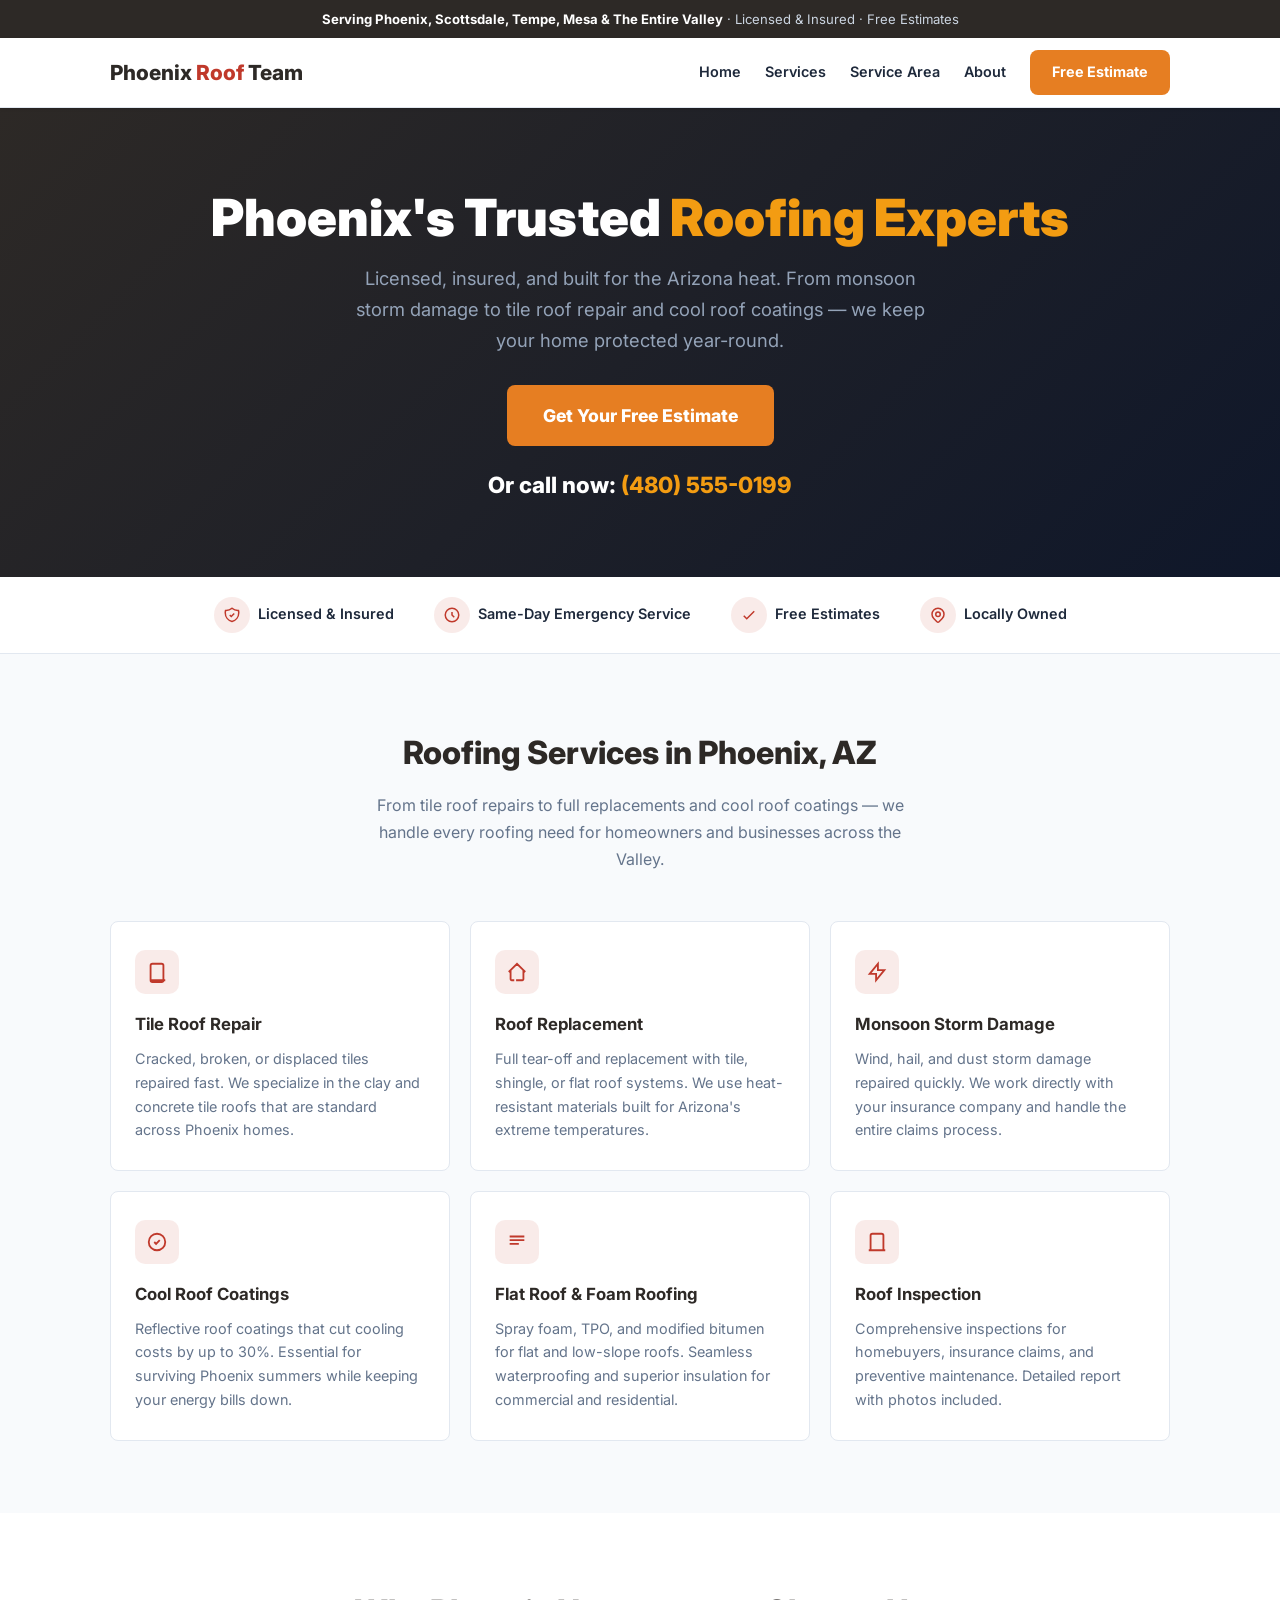
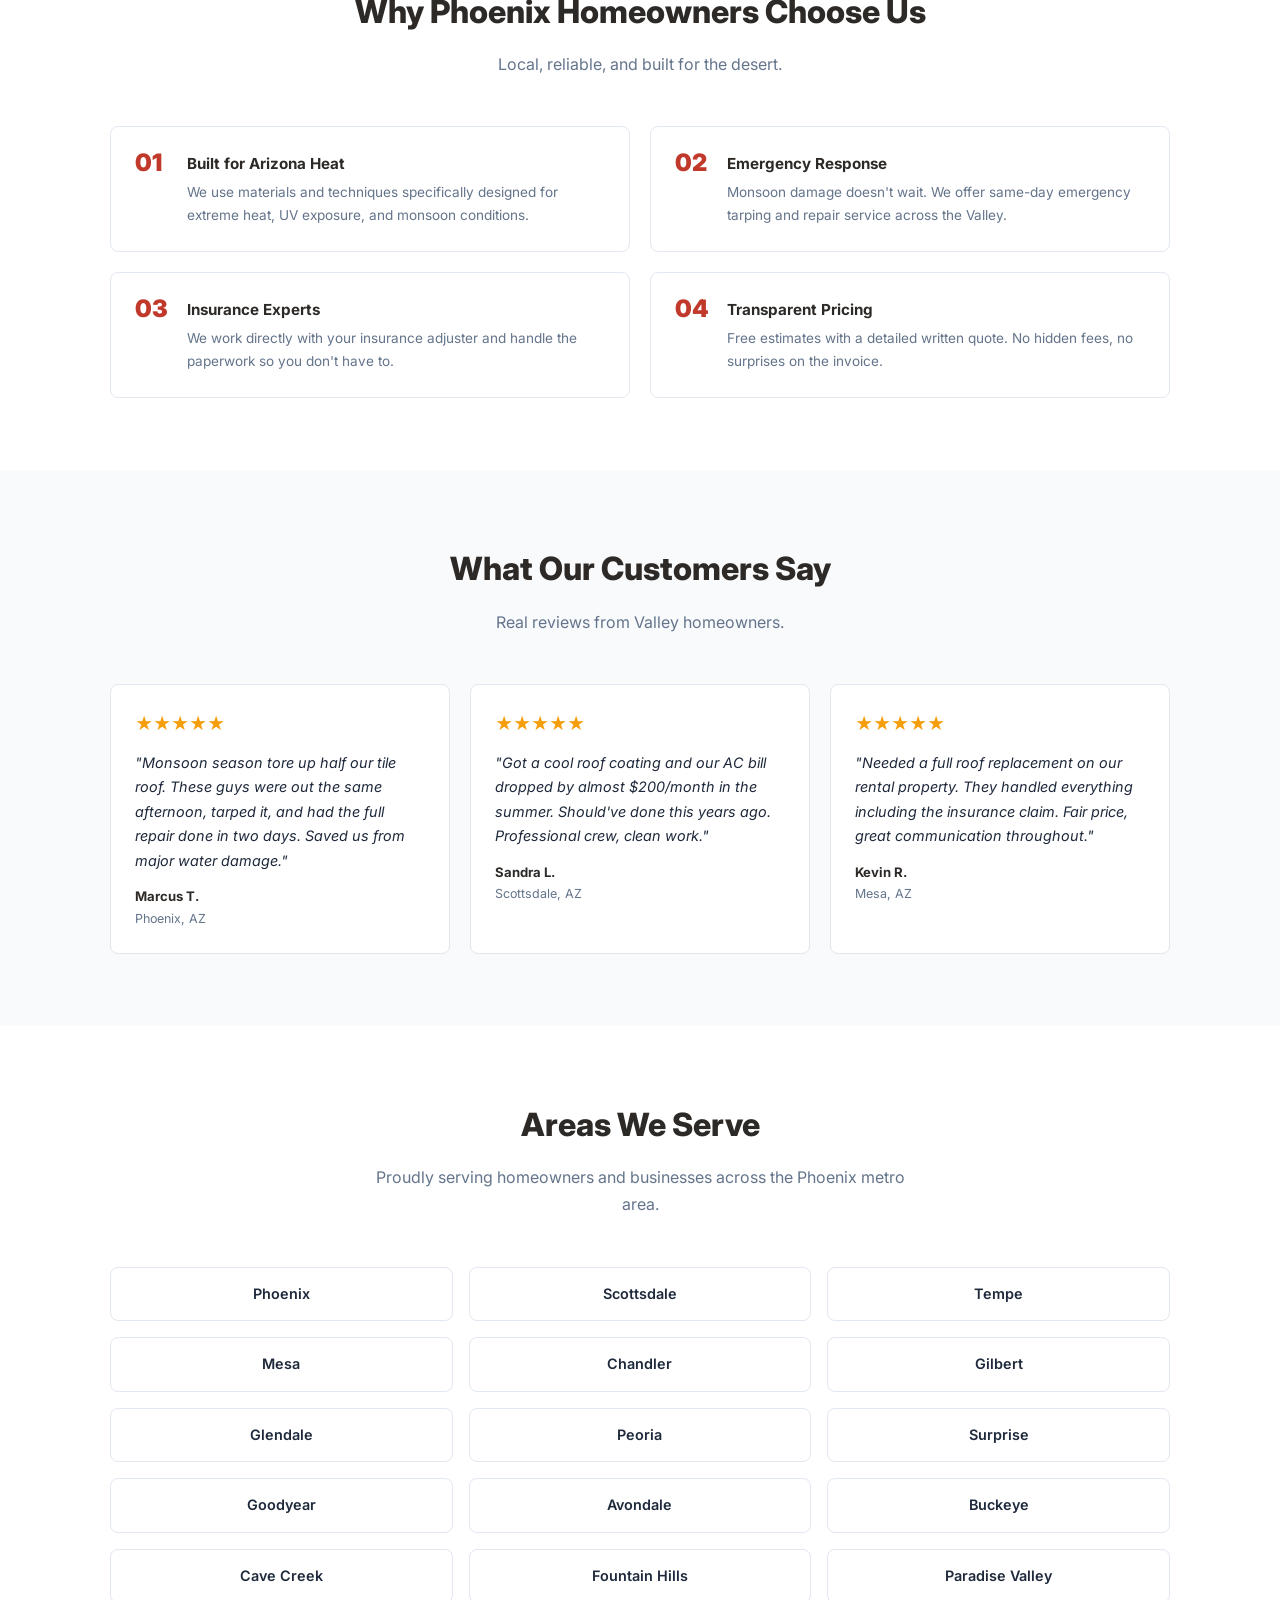
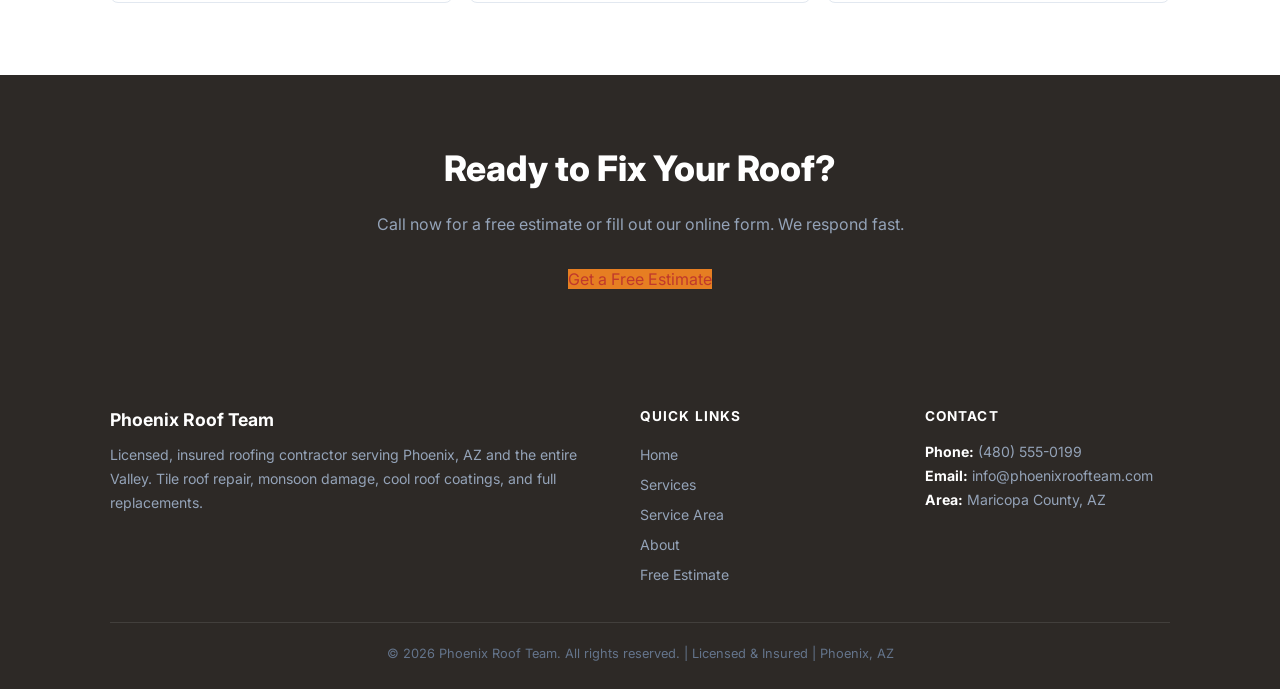
<file: index.html>
<!DOCTYPE html>
<html lang="en">
<head>
  <meta charset="UTF-8">
  <meta name="viewport" content="width=device-width, initial-scale=1.0">
  <title>Phoenix AZ Roofing Contractor | Roof Repair & Replacement</title>
  <meta name="description" content="Licensed roofing contractor in Phoenix, AZ. Tile roof repair, monsoon storm damage, cool roof coatings, and full replacements. Free estimates. Call today.">
  <meta name="keywords" content="roofing contractor Phoenix AZ, roof repair Phoenix, tile roof repair Phoenix Arizona, monsoon damage roof Phoenix, emergency roof repair Maricopa County, cool roof coating Phoenix">
  <link rel="preconnect" href="https://fonts.googleapis.com">
  <link rel="preconnect" href="https://fonts.gstatic.com" crossorigin>
  <link href="https://fonts.googleapis.com/css2?family=Inter:wght@400;500;600;700;800;900&display=swap" rel="stylesheet">
  <link rel="stylesheet" href="style.css">
</head>
<body>
  <div class="topbar">
    <strong>Serving Phoenix, Scottsdale, Tempe, Mesa &amp; The Entire Valley</strong> · Licensed &amp; Insured · Free Estimates
  </div>
  <header class="site-header">
    <div class="header-inner">
      <a href="index.html" class="site-logo">Phoenix <span>Roof</span> Team</a>
      <nav class="site-nav">
        <a href="index.html">Home</a>
        <a href="services.html">Services</a>
        <a href="areas.html">Service Area</a>
        <a href="about.html">About</a>
        <a href="contact.html" class="btn-cta">Free Estimate</a>
      </nav>
      <button class="hamburger" onclick="document.getElementById('mob-menu').classList.toggle('open')" aria-label="Menu">
        <span></span><span></span><span></span>
      </button>
    </div>
    <nav class="mobile-menu" id="mob-menu">
      <a href="index.html">Home</a>
      <a href="services.html">Services</a>
      <a href="areas.html">Service Area</a>
      <a href="about.html">About</a>
      <a href="contact.html" class="btn-cta">Free Estimate</a>
    </nav>
  </header>

  <section class="hero">
    <div class="container">
      <h1>Phoenix's Trusted <span class="highlight">Roofing Experts</span></h1>
      <p>Licensed, insured, and built for the Arizona heat. From monsoon storm damage to tile roof repair and cool roof coatings — we keep your home protected year-round.</p>
      <a href="contact.html" class="btn-hero">Get Your Free Estimate</a>
      <div class="hero-phone">Or call now: <a href="tel:+14805550199">(480) 555-0199</a></div>
    </div>
  </section>

  <div class="trust-bar">
    <div class="trust-items">
      <div class="trust-item">
        <div class="trust-icon"><svg width="18" height="18" fill="none" viewBox="0 0 24 24" stroke="#c0392b" stroke-width="2"><path d="M9 12l2 2 4-4m5.618-4.016A11.955 11.955 0 0112 2.944a11.955 11.955 0 01-8.618 3.04A12.02 12.02 0 003 9c0 5.591 3.824 10.29 9 11.622 5.176-1.332 9-6.03 9-11.622 0-1.042-.133-2.052-.382-3.016z"/></svg></div>
        Licensed &amp; Insured
      </div>
      <div class="trust-item">
        <div class="trust-icon"><svg width="18" height="18" fill="none" viewBox="0 0 24 24" stroke="#c0392b" stroke-width="2"><path d="M12 8v4l3 3m6-3a9 9 0 11-18 0 9 9 0 0118 0z"/></svg></div>
        Same-Day Emergency Service
      </div>
      <div class="trust-item">
        <div class="trust-icon"><svg width="18" height="18" fill="none" viewBox="0 0 24 24" stroke="#c0392b" stroke-width="2"><path d="M5 13l4 4L19 7"/></svg></div>
        Free Estimates
      </div>
      <div class="trust-item">
        <div class="trust-icon"><svg width="18" height="18" fill="none" viewBox="0 0 24 24" stroke="#c0392b" stroke-width="2"><path d="M17.657 16.657L13.414 20.9a2 2 0 01-2.827 0l-4.244-4.243a8 8 0 1111.314 0z"/><path d="M15 11a3 3 0 11-6 0 3 3 0 016 0z"/></svg></div>
        Locally Owned
      </div>
    </div>
  </div>

  <section class="section">
    <div class="container">
      <h2 class="section-title">Roofing Services in Phoenix, AZ</h2>
      <p class="section-sub">From tile roof repairs to full replacements and cool roof coatings — we handle every roofing need for homeowners and businesses across the Valley.</p>
      <div class="services-grid">
        <div class="service-card">
          <div class="service-icon"><svg width="22" height="22" fill="none" viewBox="0 0 24 24" stroke="#c0392b" stroke-width="2"><path d="M19 21V5a2 2 0 00-2-2H7a2 2 0 00-2 2v16m14 0h2m-2 0H5m14 0a2 2 0 01-2 2H7a2 2 0 01-2-2m14 0V9"/></svg></div>
          <h3>Tile Roof Repair</h3>
          <p>Cracked, broken, or displaced tiles repaired fast. We specialize in the clay and concrete tile roofs that are standard across Phoenix homes.</p>
        </div>
        <div class="service-card">
          <div class="service-icon"><svg width="22" height="22" fill="none" viewBox="0 0 24 24" stroke="#c0392b" stroke-width="2"><path d="M3 12l2-2m0 0l7-7 7 7M5 10v10a1 1 0 001 1h3m10-11l2 2m-2-2v10a1 1 0 01-1 1h-3m-4 0h4"/></svg></div>
          <h3>Roof Replacement</h3>
          <p>Full tear-off and replacement with tile, shingle, or flat roof systems. We use heat-resistant materials built for Arizona's extreme temperatures.</p>
        </div>
        <div class="service-card">
          <div class="service-icon"><svg width="22" height="22" fill="none" viewBox="0 0 24 24" stroke="#c0392b" stroke-width="2"><path d="M13 10V3L4 14h7v7l9-11h-7z"/></svg></div>
          <h3>Monsoon Storm Damage</h3>
          <p>Wind, hail, and dust storm damage repaired quickly. We work directly with your insurance company and handle the entire claims process.</p>
        </div>
        <div class="service-card">
          <div class="service-icon"><svg width="22" height="22" fill="none" viewBox="0 0 24 24" stroke="#c0392b" stroke-width="2"><path d="M9 12l2 2 4-4m6 2a9 9 0 11-18 0 9 9 0 0118 0z"/></svg></div>
          <h3>Cool Roof Coatings</h3>
          <p>Reflective roof coatings that cut cooling costs by up to 30%. Essential for surviving Phoenix summers while keeping your energy bills down.</p>
        </div>
        <div class="service-card">
          <div class="service-icon"><svg width="22" height="22" fill="none" viewBox="0 0 24 24" stroke="#c0392b" stroke-width="2"><path d="M4 6h16M4 10h16M4 14h10"/></svg></div>
          <h3>Flat Roof &amp; Foam Roofing</h3>
          <p>Spray foam, TPO, and modified bitumen for flat and low-slope roofs. Seamless waterproofing and superior insulation for commercial and residential.</p>
        </div>
        <div class="service-card">
          <div class="service-icon"><svg width="22" height="22" fill="none" viewBox="0 0 24 24" stroke="#c0392b" stroke-width="2"><path d="M19 21V5a2 2 0 00-2-2H7a2 2 0 00-2 2v16m14 0h2m-2 0H5m-2 0h2"/></svg></div>
          <h3>Roof Inspection</h3>
          <p>Comprehensive inspections for homebuyers, insurance claims, and preventive maintenance. Detailed report with photos included.</p>
        </div>
      </div>
    </div>
  </section>

  <section class="section" style="background: var(--white);">
    <div class="container">
      <h2 class="section-title">Why Phoenix Homeowners Choose Us</h2>
      <p class="section-sub">Local, reliable, and built for the desert.</p>
      <div class="why-grid">
        <div class="why-card">
          <div class="why-num">01</div>
          <div><h3>Built for Arizona Heat</h3><p>We use materials and techniques specifically designed for extreme heat, UV exposure, and monsoon conditions.</p></div>
        </div>
        <div class="why-card">
          <div class="why-num">02</div>
          <div><h3>Emergency Response</h3><p>Monsoon damage doesn't wait. We offer same-day emergency tarping and repair service across the Valley.</p></div>
        </div>
        <div class="why-card">
          <div class="why-num">03</div>
          <div><h3>Insurance Experts</h3><p>We work directly with your insurance adjuster and handle the paperwork so you don't have to.</p></div>
        </div>
        <div class="why-card">
          <div class="why-num">04</div>
          <div><h3>Transparent Pricing</h3><p>Free estimates with a detailed written quote. No hidden fees, no surprises on the invoice.</p></div>
        </div>
      </div>
    </div>
  </section>

  <section class="section">
    <div class="container">
      <h2 class="section-title">What Our Customers Say</h2>
      <p class="section-sub">Real reviews from Valley homeowners.</p>
      <div class="testimonials-grid">
        <div class="testimonial-card">
          <div class="testimonial-stars">★★★★★</div>
          <p class="testimonial-text">"Monsoon season tore up half our tile roof. These guys were out the same afternoon, tarped it, and had the full repair done in two days. Saved us from major water damage."</p>
          <div class="testimonial-name">Marcus T.</div>
          <div class="testimonial-loc">Phoenix, AZ</div>
        </div>
        <div class="testimonial-card">
          <div class="testimonial-stars">★★★★★</div>
          <p class="testimonial-text">"Got a cool roof coating and our AC bill dropped by almost $200/month in the summer. Should've done this years ago. Professional crew, clean work."</p>
          <div class="testimonial-name">Sandra L.</div>
          <div class="testimonial-loc">Scottsdale, AZ</div>
        </div>
        <div class="testimonial-card">
          <div class="testimonial-stars">★★★★★</div>
          <p class="testimonial-text">"Needed a full roof replacement on our rental property. They handled everything including the insurance claim. Fair price, great communication throughout."</p>
          <div class="testimonial-name">Kevin R.</div>
          <div class="testimonial-loc">Mesa, AZ</div>
        </div>
      </div>
    </div>
  </section>

  <section class="section" style="background: var(--white);">
    <div class="container">
      <h2 class="section-title">Areas We Serve</h2>
      <p class="section-sub">Proudly serving homeowners and businesses across the Phoenix metro area.</p>
      <div class="areas-grid">
        <div class="area-tag">Phoenix</div>
        <div class="area-tag">Scottsdale</div>
        <div class="area-tag">Tempe</div>
        <div class="area-tag">Mesa</div>
        <div class="area-tag">Chandler</div>
        <div class="area-tag">Gilbert</div>
        <div class="area-tag">Glendale</div>
        <div class="area-tag">Peoria</div>
        <div class="area-tag">Surprise</div>
        <div class="area-tag">Goodyear</div>
        <div class="area-tag">Avondale</div>
        <div class="area-tag">Buckeye</div>
        <div class="area-tag">Cave Creek</div>
        <div class="area-tag">Fountain Hills</div>
        <div class="area-tag">Paradise Valley</div>
      </div>
    </div>
  </section>

  <section class="cta-strip">
    <h2>Ready to Fix Your Roof?</h2>
    <p>Call now for a free estimate or fill out our online form. We respond fast.</p>
    <a href="contact.html" class="btn-hero">Get a Free Estimate</a>
  </section>

  <footer class="site-footer">
    <div class="container">
      <div class="footer-grid">
        <div class="footer-brand">
          <strong style="color:#fff; font-size:1.1rem;">Phoenix Roof Team</strong>
          <p>Licensed, insured roofing contractor serving Phoenix, AZ and the entire Valley. Tile roof repair, monsoon damage, cool roof coatings, and full replacements.</p>
        </div>
        <div class="footer-links">
          <h4>Quick Links</h4>
          <a href="index.html">Home</a>
          <a href="services.html">Services</a>
          <a href="areas.html">Service Area</a>
          <a href="about.html">About</a>
          <a href="contact.html">Free Estimate</a>
        </div>
        <div class="footer-contact">
          <h4>Contact</h4>
          <p><strong style="color:#fff;">Phone:</strong> (480) 555-0199</p>
          <p><strong style="color:#fff;">Email:</strong> info@phoenixroofteam.com</p>
          <p><strong style="color:#fff;">Area:</strong> Maricopa County, AZ</p>
        </div>
      </div>
      <div class="footer-bottom">
        &copy; 2026 Phoenix Roof Team. All rights reserved. | Licensed &amp; Insured | Phoenix, AZ
      </div>
    </div>
  </footer>
</body>
</html>
</file>
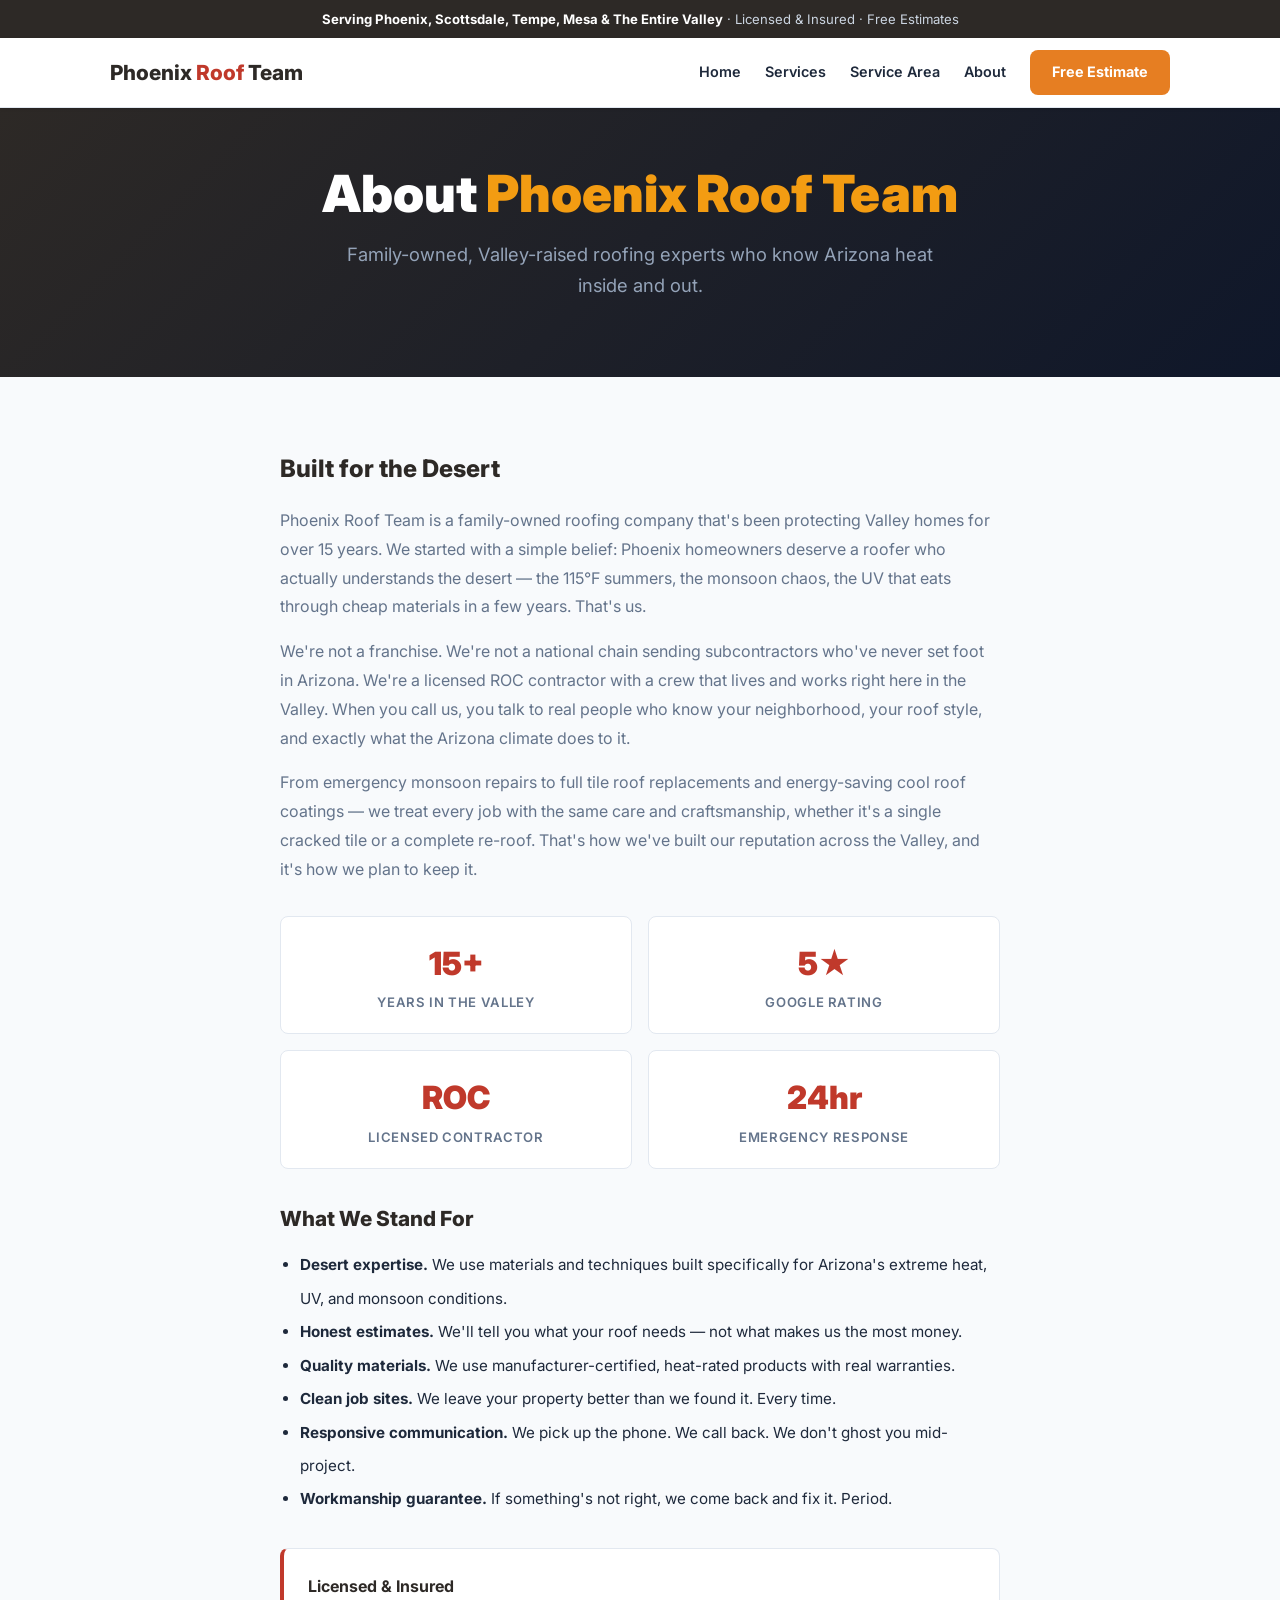
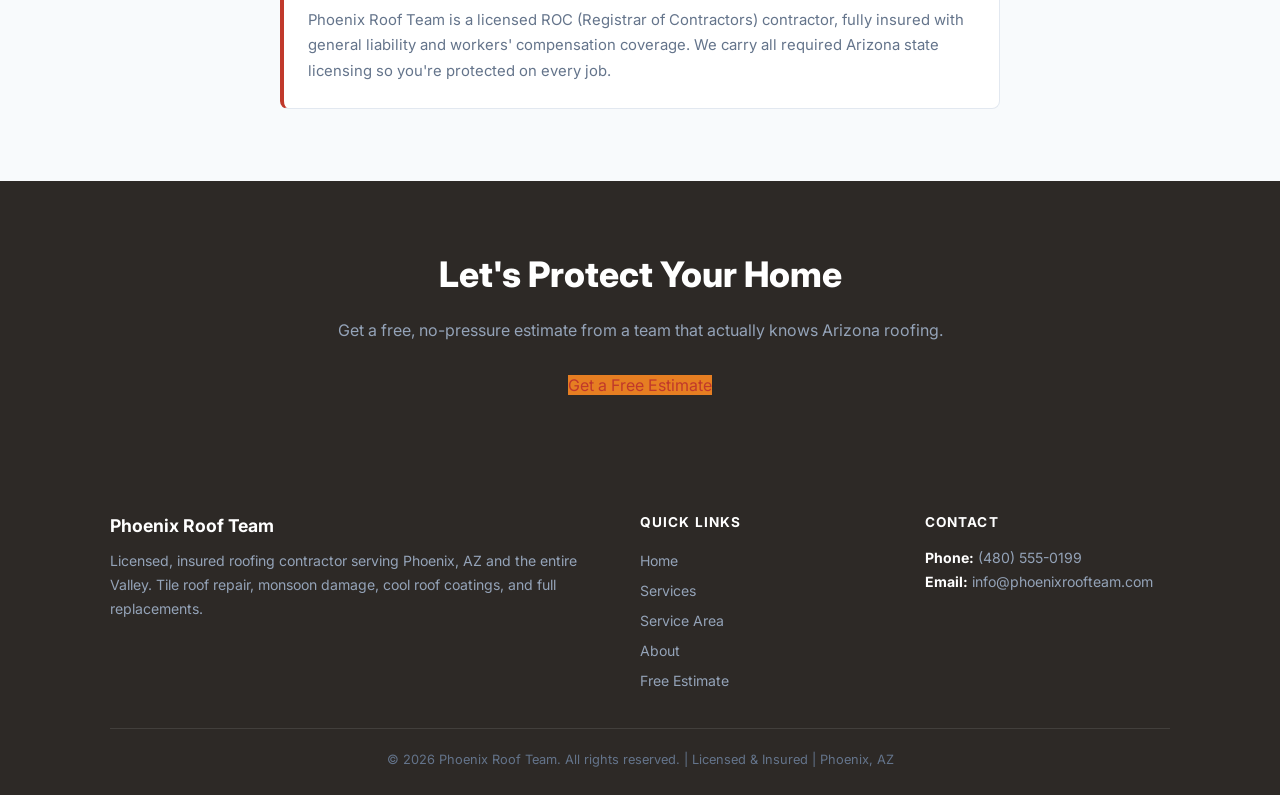
<file: about.html>
<!DOCTYPE html>
<html lang="en">
<head>
  <meta charset="UTF-8">
  <meta name="viewport" content="width=device-width, initial-scale=1.0">
  <title>About Us | Phoenix Roof Team — Local Roofer Phoenix AZ</title>
  <meta name="description" content="Family-owned roofing contractor in Phoenix, AZ. Over 15 years serving the Valley. Licensed ROC contractor, desert climate roofing experts. Free estimates.">
  <link rel="preconnect" href="https://fonts.googleapis.com">
  <link rel="preconnect" href="https://fonts.gstatic.com" crossorigin>
  <link href="https://fonts.googleapis.com/css2?family=Inter:wght@400;500;600;700;800;900&display=swap" rel="stylesheet">
  <link rel="stylesheet" href="style.css">
</head>
<body>
  <div class="topbar"><strong>Serving Phoenix, Scottsdale, Tempe, Mesa &amp; The Entire Valley</strong> · Licensed &amp; Insured · Free Estimates</div>
  <header class="site-header">
    <div class="header-inner">
      <a href="index.html" class="site-logo">Phoenix <span>Roof</span> Team</a>
      <nav class="site-nav">
        <a href="index.html">Home</a><a href="services.html">Services</a><a href="areas.html">Service Area</a><a href="about.html">About</a><a href="contact.html" class="btn-cta">Free Estimate</a>
      </nav>
      <button class="hamburger" onclick="document.getElementById('mob-menu').classList.toggle('open')" aria-label="Menu"><span></span><span></span><span></span></button>
    </div>
    <nav class="mobile-menu" id="mob-menu">
      <a href="index.html">Home</a><a href="services.html">Services</a><a href="areas.html">Service Area</a><a href="about.html">About</a><a href="contact.html" class="btn-cta">Free Estimate</a>
    </nav>
  </header>

  <section class="hero" style="padding: 56px 0 48px;">
    <div class="container">
      <h1>About <span class="highlight">Phoenix Roof Team</span></h1>
      <p>Family-owned, Valley-raised roofing experts who know Arizona heat inside and out.</p>
    </div>
  </section>

  <section class="section">
    <div class="container">
      <div style="max-width:720px; margin:0 auto;">
        <h2 style="font-size:1.5rem; font-weight:800; color:var(--navy); margin-bottom:16px;">Built for the Desert</h2>
        <p style="color:var(--text-light); margin-bottom:16px; line-height:1.8;">Phoenix Roof Team is a family-owned roofing company that's been protecting Valley homes for over 15 years. We started with a simple belief: Phoenix homeowners deserve a roofer who actually understands the desert — the 115°F summers, the monsoon chaos, the UV that eats through cheap materials in a few years. That's us.</p>
        <p style="color:var(--text-light); margin-bottom:16px; line-height:1.8;">We're not a franchise. We're not a national chain sending subcontractors who've never set foot in Arizona. We're a licensed ROC contractor with a crew that lives and works right here in the Valley. When you call us, you talk to real people who know your neighborhood, your roof style, and exactly what the Arizona climate does to it.</p>
        <p style="color:var(--text-light); margin-bottom:32px; line-height:1.8;">From emergency monsoon repairs to full tile roof replacements and energy-saving cool roof coatings — we treat every job with the same care and craftsmanship, whether it's a single cracked tile or a complete re-roof. That's how we've built our reputation across the Valley, and it's how we plan to keep it.</p>

        <div style="display:grid; grid-template-columns:1fr 1fr; gap:16px; margin-bottom:32px;">
          <div style="background:var(--white); border:1px solid var(--border); border-radius:var(--radius); padding:20px; text-align:center;">
            <div style="font-size:2rem; font-weight:900; color:var(--blue);">15+</div>
            <div style="font-size:0.82rem; color:var(--text-light); font-weight:600; text-transform:uppercase; letter-spacing:0.05em;">Years in the Valley</div>
          </div>
          <div style="background:var(--white); border:1px solid var(--border); border-radius:var(--radius); padding:20px; text-align:center;">
            <div style="font-size:2rem; font-weight:900; color:var(--blue);">5★</div>
            <div style="font-size:0.82rem; color:var(--text-light); font-weight:600; text-transform:uppercase; letter-spacing:0.05em;">Google Rating</div>
          </div>
          <div style="background:var(--white); border:1px solid var(--border); border-radius:var(--radius); padding:20px; text-align:center;">
            <div style="font-size:2rem; font-weight:900; color:var(--blue);">ROC</div>
            <div style="font-size:0.82rem; color:var(--text-light); font-weight:600; text-transform:uppercase; letter-spacing:0.05em;">Licensed Contractor</div>
          </div>
          <div style="background:var(--white); border:1px solid var(--border); border-radius:var(--radius); padding:20px; text-align:center;">
            <div style="font-size:2rem; font-weight:900; color:var(--blue);">24hr</div>
            <div style="font-size:0.82rem; color:var(--text-light); font-weight:600; text-transform:uppercase; letter-spacing:0.05em;">Emergency Response</div>
          </div>
        </div>

        <h2 style="font-size:1.3rem; font-weight:800; color:var(--navy); margin-bottom:12px;">What We Stand For</h2>
        <ul style="color:var(--text); font-size:0.95rem; line-height:2.2; padding-left:20px; margin-bottom:32px;">
          <li><strong>Desert expertise.</strong> We use materials and techniques built specifically for Arizona's extreme heat, UV, and monsoon conditions.</li>
          <li><strong>Honest estimates.</strong> We'll tell you what your roof needs — not what makes us the most money.</li>
          <li><strong>Quality materials.</strong> We use manufacturer-certified, heat-rated products with real warranties.</li>
          <li><strong>Clean job sites.</strong> We leave your property better than we found it. Every time.</li>
          <li><strong>Responsive communication.</strong> We pick up the phone. We call back. We don't ghost you mid-project.</li>
          <li><strong>Workmanship guarantee.</strong> If something's not right, we come back and fix it. Period.</li>
        </ul>

        <div style="background:var(--white); border:1px solid var(--border); border-radius:var(--radius); padding:24px; border-left:4px solid var(--blue);">
          <h3 style="font-size:1rem; font-weight:700; color:var(--navy); margin-bottom:8px;">Licensed &amp; Insured</h3>
          <p style="color:var(--text-light); font-size:0.93rem; line-height:1.7;">Phoenix Roof Team is a licensed ROC (Registrar of Contractors) contractor, fully insured with general liability and workers' compensation coverage. We carry all required Arizona state licensing so you're protected on every job.</p>
        </div>
      </div>
    </div>
  </section>

  <section class="cta-strip">
    <h2>Let's Protect Your Home</h2>
    <p>Get a free, no-pressure estimate from a team that actually knows Arizona roofing.</p>
    <a href="contact.html" class="btn-hero">Get a Free Estimate</a>
  </section>

  <footer class="site-footer">
    <div class="container">
      <div class="footer-grid">
        <div class="footer-brand">
          <strong style="color:#fff; font-size:1.1rem;">Phoenix Roof Team</strong>
          <p>Licensed, insured roofing contractor serving Phoenix, AZ and the entire Valley. Tile roof repair, monsoon damage, cool roof coatings, and full replacements.</p>
        </div>
        <div class="footer-links">
          <h4>Quick Links</h4>
          <a href="index.html">Home</a><a href="services.html">Services</a><a href="areas.html">Service Area</a><a href="about.html">About</a><a href="contact.html">Free Estimate</a>
        </div>
        <div class="footer-contact">
          <h4>Contact</h4>
          <p><strong style="color:#fff;">Phone:</strong> (480) 555-0199</p>
          <p><strong style="color:#fff;">Email:</strong> info@phoenixroofteam.com</p>
        </div>
      </div>
      <div class="footer-bottom">&copy; 2026 Phoenix Roof Team. All rights reserved. | Licensed &amp; Insured | Phoenix, AZ</div>
    </div>
  </footer>
</body>
</html>
</file>
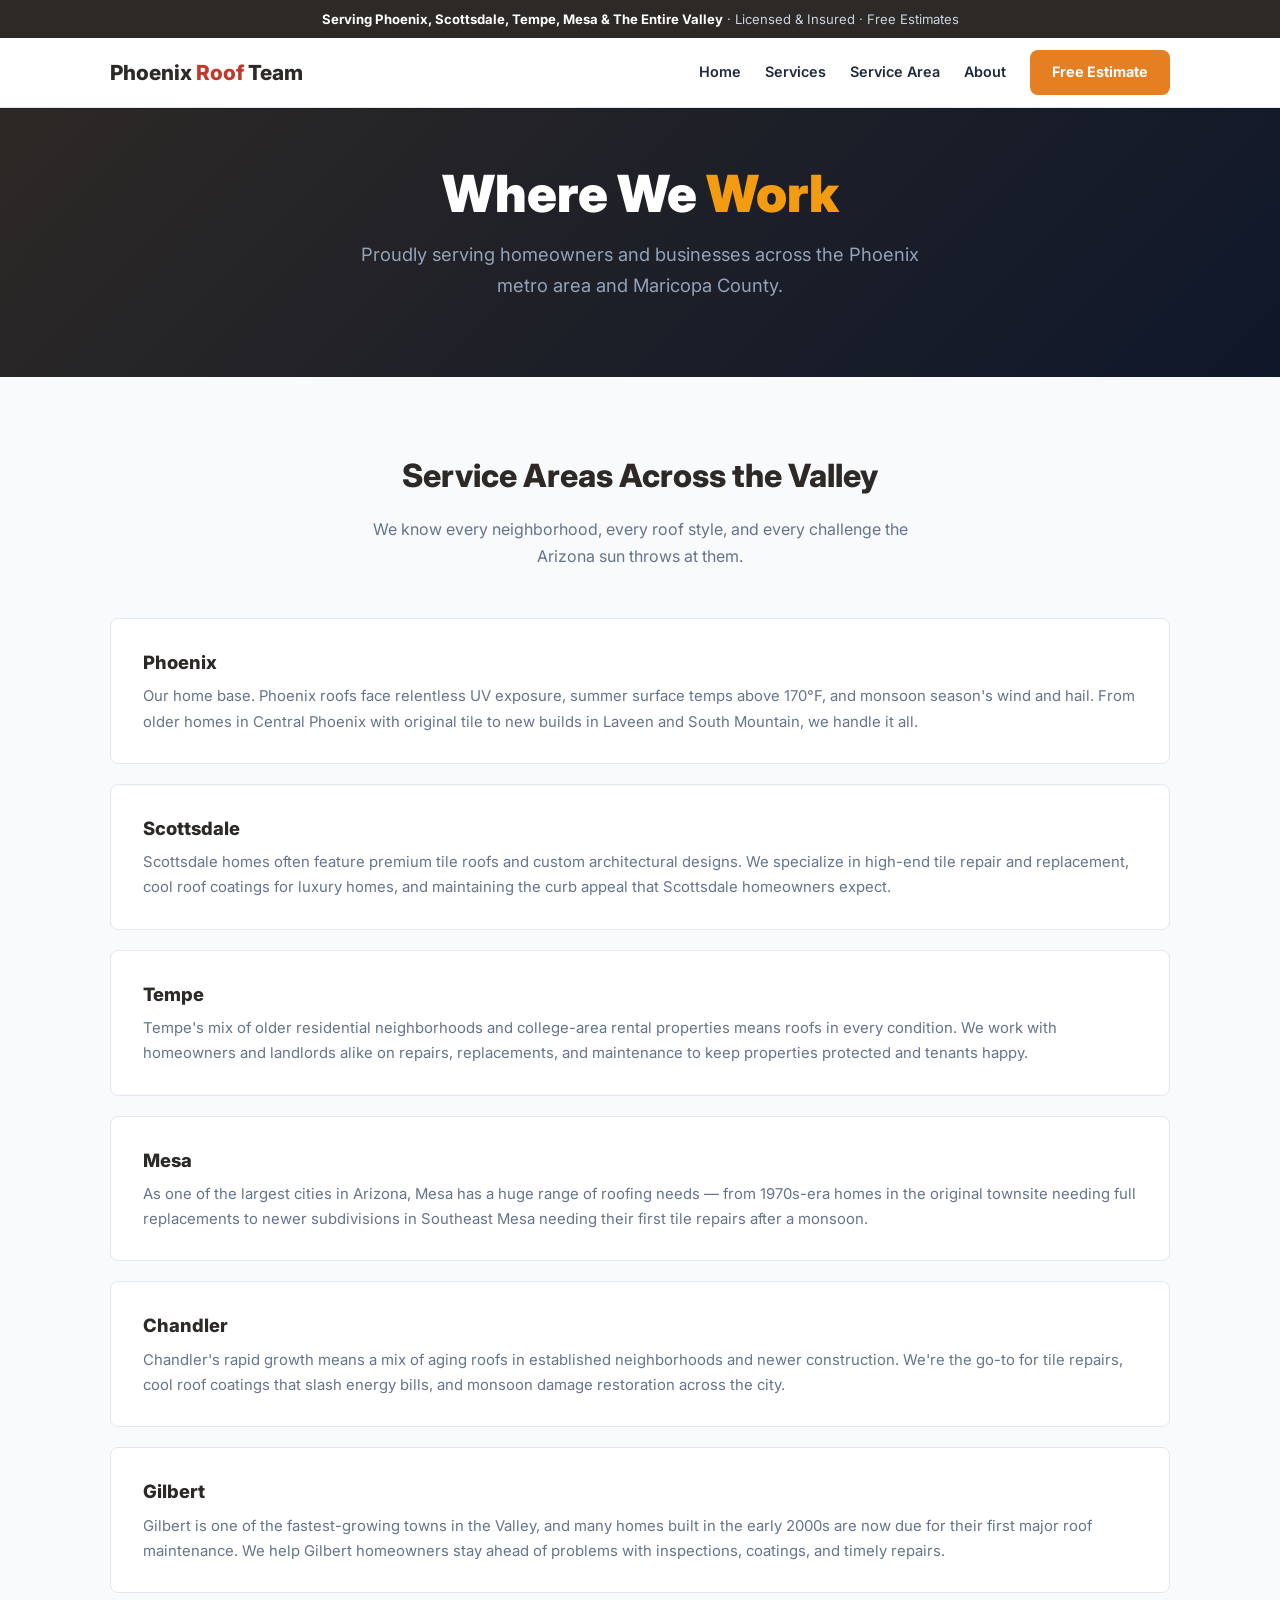
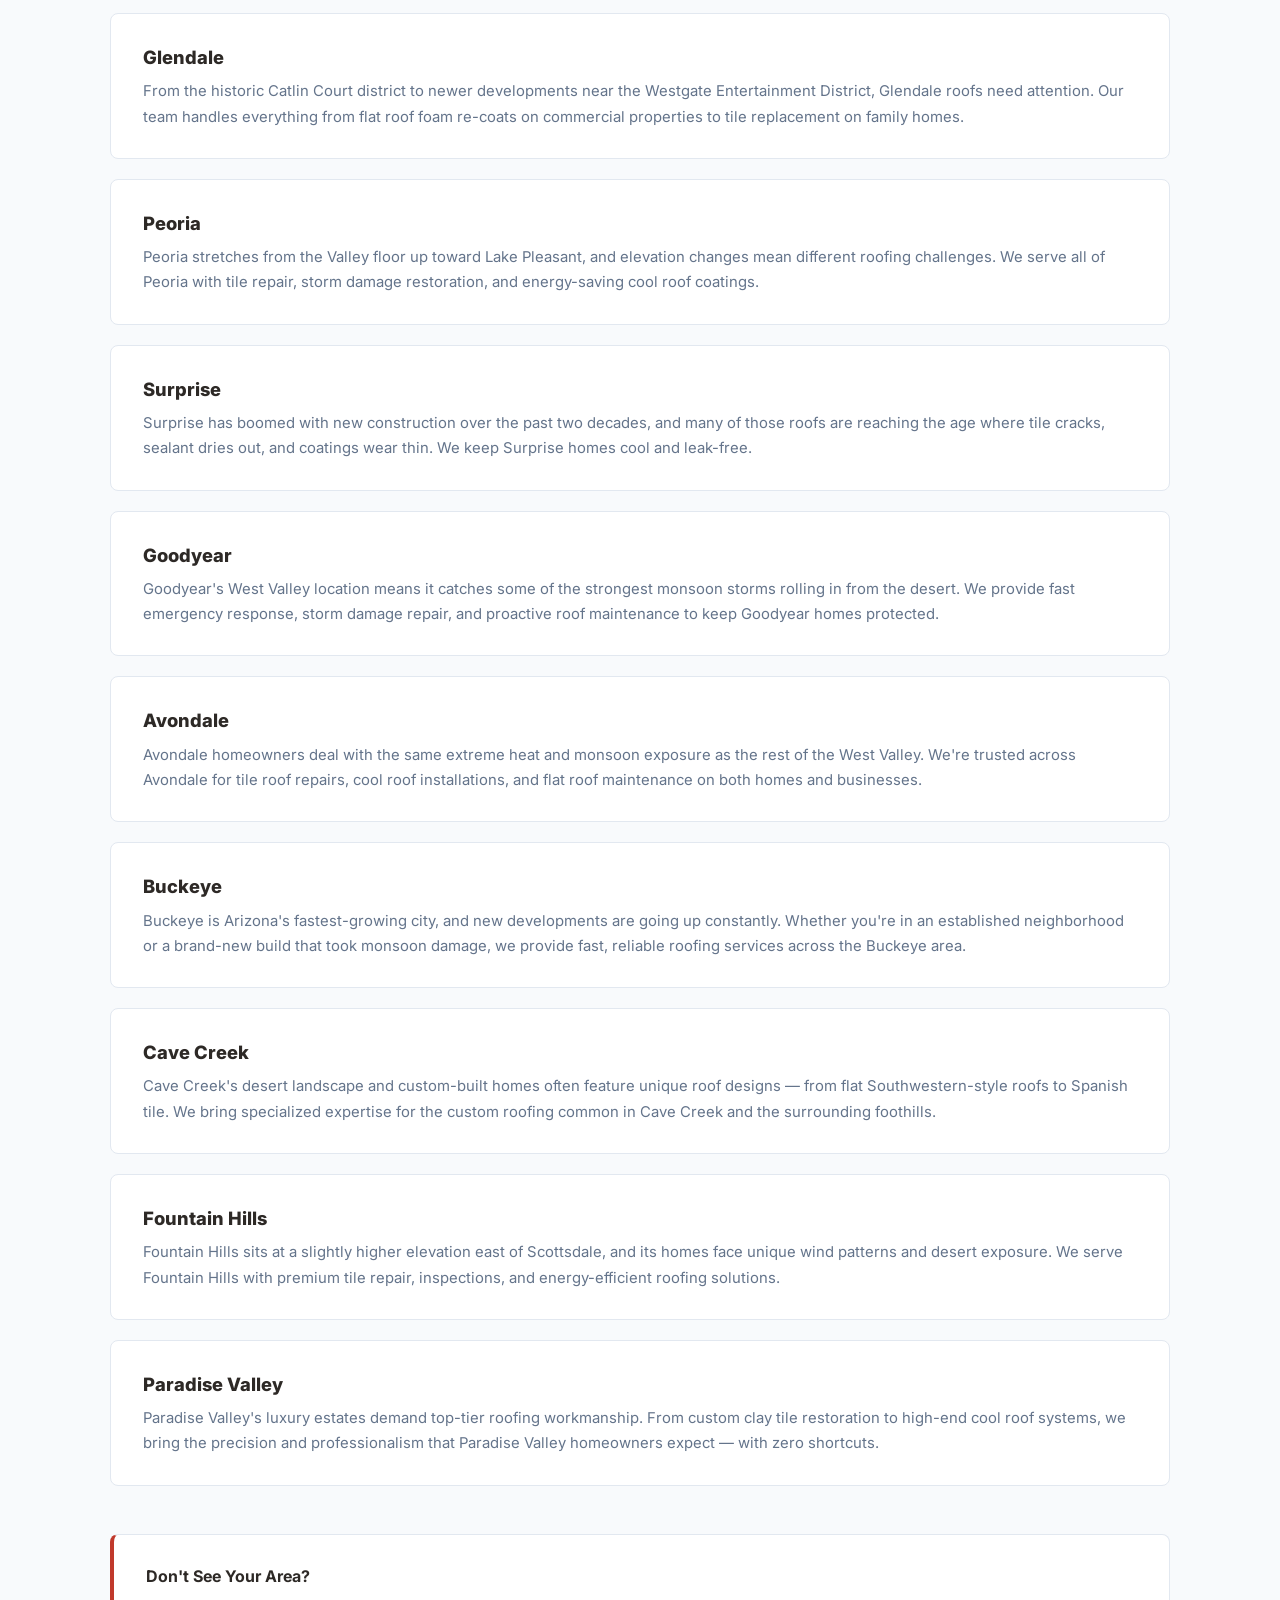
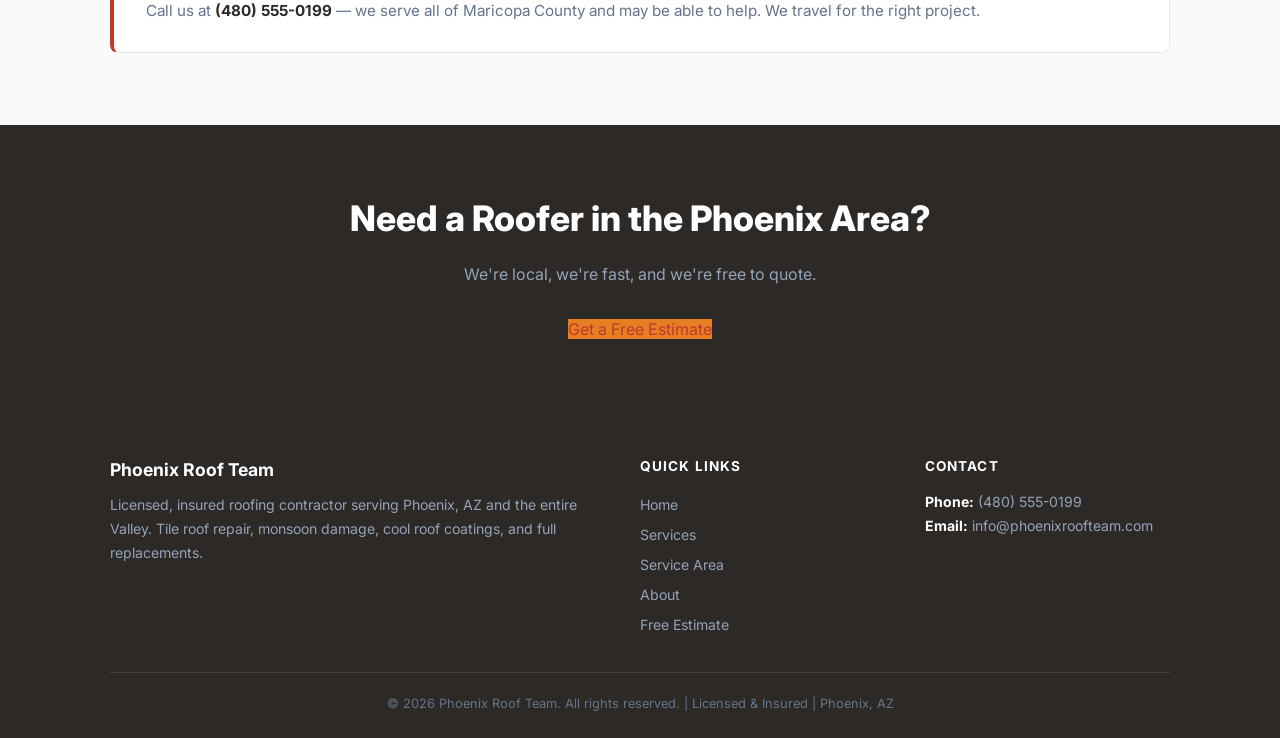
<file: areas.html>
<!DOCTYPE html>
<html lang="en">
<head>
  <meta charset="UTF-8">
  <meta name="viewport" content="width=device-width, initial-scale=1.0">
  <title>Roofing Service Area | Phoenix, Scottsdale, Tempe, Mesa AZ</title>
  <meta name="description" content="Roofing contractor serving Phoenix, Scottsdale, Tempe, Mesa, Chandler, Gilbert, and the entire Valley. Local, licensed, free estimates.">
  <link rel="preconnect" href="https://fonts.googleapis.com">
  <link rel="preconnect" href="https://fonts.gstatic.com" crossorigin>
  <link href="https://fonts.googleapis.com/css2?family=Inter:wght@400;500;600;700;800;900&display=swap" rel="stylesheet">
  <link rel="stylesheet" href="style.css">
</head>
<body>
  <div class="topbar"><strong>Serving Phoenix, Scottsdale, Tempe, Mesa &amp; The Entire Valley</strong> · Licensed &amp; Insured · Free Estimates</div>
  <header class="site-header">
    <div class="header-inner">
      <a href="index.html" class="site-logo">Phoenix <span>Roof</span> Team</a>
      <nav class="site-nav">
        <a href="index.html">Home</a><a href="services.html">Services</a><a href="areas.html">Service Area</a><a href="about.html">About</a><a href="contact.html" class="btn-cta">Free Estimate</a>
      </nav>
      <button class="hamburger" onclick="document.getElementById('mob-menu').classList.toggle('open')" aria-label="Menu"><span></span><span></span><span></span></button>
    </div>
    <nav class="mobile-menu" id="mob-menu">
      <a href="index.html">Home</a><a href="services.html">Services</a><a href="areas.html">Service Area</a><a href="about.html">About</a><a href="contact.html" class="btn-cta">Free Estimate</a>
    </nav>
  </header>

  <section class="hero" style="padding: 56px 0 48px;">
    <div class="container">
      <h1>Where We <span class="highlight">Work</span></h1>
      <p>Proudly serving homeowners and businesses across the Phoenix metro area and Maricopa County.</p>
    </div>
  </section>

  <section class="section">
    <div class="container">
      <h2 class="section-title">Service Areas Across the Valley</h2>
      <p class="section-sub">We know every neighborhood, every roof style, and every challenge the Arizona sun throws at them.</p>

      <div style="background:var(--white); border:1px solid var(--border); border-radius:var(--radius); padding:28px 32px; margin-bottom:20px;">
        <h3 style="font-size:1.15rem; font-weight:800; color:var(--navy); margin-bottom:6px;">Phoenix</h3>
        <p style="color:var(--text-light); font-size:0.93rem; line-height:1.7;">Our home base. Phoenix roofs face relentless UV exposure, summer surface temps above 170°F, and monsoon season's wind and hail. From older homes in Central Phoenix with original tile to new builds in Laveen and South Mountain, we handle it all.</p>
      </div>

      <div style="background:var(--white); border:1px solid var(--border); border-radius:var(--radius); padding:28px 32px; margin-bottom:20px;">
        <h3 style="font-size:1.15rem; font-weight:800; color:var(--navy); margin-bottom:6px;">Scottsdale</h3>
        <p style="color:var(--text-light); font-size:0.93rem; line-height:1.7;">Scottsdale homes often feature premium tile roofs and custom architectural designs. We specialize in high-end tile repair and replacement, cool roof coatings for luxury homes, and maintaining the curb appeal that Scottsdale homeowners expect.</p>
      </div>

      <div style="background:var(--white); border:1px solid var(--border); border-radius:var(--radius); padding:28px 32px; margin-bottom:20px;">
        <h3 style="font-size:1.15rem; font-weight:800; color:var(--navy); margin-bottom:6px;">Tempe</h3>
        <p style="color:var(--text-light); font-size:0.93rem; line-height:1.7;">Tempe's mix of older residential neighborhoods and college-area rental properties means roofs in every condition. We work with homeowners and landlords alike on repairs, replacements, and maintenance to keep properties protected and tenants happy.</p>
      </div>

      <div style="background:var(--white); border:1px solid var(--border); border-radius:var(--radius); padding:28px 32px; margin-bottom:20px;">
        <h3 style="font-size:1.15rem; font-weight:800; color:var(--navy); margin-bottom:6px;">Mesa</h3>
        <p style="color:var(--text-light); font-size:0.93rem; line-height:1.7;">As one of the largest cities in Arizona, Mesa has a huge range of roofing needs — from 1970s-era homes in the original townsite needing full replacements to newer subdivisions in Southeast Mesa needing their first tile repairs after a monsoon.</p>
      </div>

      <div style="background:var(--white); border:1px solid var(--border); border-radius:var(--radius); padding:28px 32px; margin-bottom:20px;">
        <h3 style="font-size:1.15rem; font-weight:800; color:var(--navy); margin-bottom:6px;">Chandler</h3>
        <p style="color:var(--text-light); font-size:0.93rem; line-height:1.7;">Chandler's rapid growth means a mix of aging roofs in established neighborhoods and newer construction. We're the go-to for tile repairs, cool roof coatings that slash energy bills, and monsoon damage restoration across the city.</p>
      </div>

      <div style="background:var(--white); border:1px solid var(--border); border-radius:var(--radius); padding:28px 32px; margin-bottom:20px;">
        <h3 style="font-size:1.15rem; font-weight:800; color:var(--navy); margin-bottom:6px;">Gilbert</h3>
        <p style="color:var(--text-light); font-size:0.93rem; line-height:1.7;">Gilbert is one of the fastest-growing towns in the Valley, and many homes built in the early 2000s are now due for their first major roof maintenance. We help Gilbert homeowners stay ahead of problems with inspections, coatings, and timely repairs.</p>
      </div>

      <div style="background:var(--white); border:1px solid var(--border); border-radius:var(--radius); padding:28px 32px; margin-bottom:20px;">
        <h3 style="font-size:1.15rem; font-weight:800; color:var(--navy); margin-bottom:6px;">Glendale</h3>
        <p style="color:var(--text-light); font-size:0.93rem; line-height:1.7;">From the historic Catlin Court district to newer developments near the Westgate Entertainment District, Glendale roofs need attention. Our team handles everything from flat roof foam re-coats on commercial properties to tile replacement on family homes.</p>
      </div>

      <div style="background:var(--white); border:1px solid var(--border); border-radius:var(--radius); padding:28px 32px; margin-bottom:20px;">
        <h3 style="font-size:1.15rem; font-weight:800; color:var(--navy); margin-bottom:6px;">Peoria</h3>
        <p style="color:var(--text-light); font-size:0.93rem; line-height:1.7;">Peoria stretches from the Valley floor up toward Lake Pleasant, and elevation changes mean different roofing challenges. We serve all of Peoria with tile repair, storm damage restoration, and energy-saving cool roof coatings.</p>
      </div>

      <div style="background:var(--white); border:1px solid var(--border); border-radius:var(--radius); padding:28px 32px; margin-bottom:20px;">
        <h3 style="font-size:1.15rem; font-weight:800; color:var(--navy); margin-bottom:6px;">Surprise</h3>
        <p style="color:var(--text-light); font-size:0.93rem; line-height:1.7;">Surprise has boomed with new construction over the past two decades, and many of those roofs are reaching the age where tile cracks, sealant dries out, and coatings wear thin. We keep Surprise homes cool and leak-free.</p>
      </div>

      <div style="background:var(--white); border:1px solid var(--border); border-radius:var(--radius); padding:28px 32px; margin-bottom:20px;">
        <h3 style="font-size:1.15rem; font-weight:800; color:var(--navy); margin-bottom:6px;">Goodyear</h3>
        <p style="color:var(--text-light); font-size:0.93rem; line-height:1.7;">Goodyear's West Valley location means it catches some of the strongest monsoon storms rolling in from the desert. We provide fast emergency response, storm damage repair, and proactive roof maintenance to keep Goodyear homes protected.</p>
      </div>

      <div style="background:var(--white); border:1px solid var(--border); border-radius:var(--radius); padding:28px 32px; margin-bottom:20px;">
        <h3 style="font-size:1.15rem; font-weight:800; color:var(--navy); margin-bottom:6px;">Avondale</h3>
        <p style="color:var(--text-light); font-size:0.93rem; line-height:1.7;">Avondale homeowners deal with the same extreme heat and monsoon exposure as the rest of the West Valley. We're trusted across Avondale for tile roof repairs, cool roof installations, and flat roof maintenance on both homes and businesses.</p>
      </div>

      <div style="background:var(--white); border:1px solid var(--border); border-radius:var(--radius); padding:28px 32px; margin-bottom:20px;">
        <h3 style="font-size:1.15rem; font-weight:800; color:var(--navy); margin-bottom:6px;">Buckeye</h3>
        <p style="color:var(--text-light); font-size:0.93rem; line-height:1.7;">Buckeye is Arizona's fastest-growing city, and new developments are going up constantly. Whether you're in an established neighborhood or a brand-new build that took monsoon damage, we provide fast, reliable roofing services across the Buckeye area.</p>
      </div>

      <div style="background:var(--white); border:1px solid var(--border); border-radius:var(--radius); padding:28px 32px; margin-bottom:20px;">
        <h3 style="font-size:1.15rem; font-weight:800; color:var(--navy); margin-bottom:6px;">Cave Creek</h3>
        <p style="color:var(--text-light); font-size:0.93rem; line-height:1.7;">Cave Creek's desert landscape and custom-built homes often feature unique roof designs — from flat Southwestern-style roofs to Spanish tile. We bring specialized expertise for the custom roofing common in Cave Creek and the surrounding foothills.</p>
      </div>

      <div style="background:var(--white); border:1px solid var(--border); border-radius:var(--radius); padding:28px 32px; margin-bottom:20px;">
        <h3 style="font-size:1.15rem; font-weight:800; color:var(--navy); margin-bottom:6px;">Fountain Hills</h3>
        <p style="color:var(--text-light); font-size:0.93rem; line-height:1.7;">Fountain Hills sits at a slightly higher elevation east of Scottsdale, and its homes face unique wind patterns and desert exposure. We serve Fountain Hills with premium tile repair, inspections, and energy-efficient roofing solutions.</p>
      </div>

      <div style="background:var(--white); border:1px solid var(--border); border-radius:var(--radius); padding:28px 32px; margin-bottom:20px;">
        <h3 style="font-size:1.15rem; font-weight:800; color:var(--navy); margin-bottom:6px;">Paradise Valley</h3>
        <p style="color:var(--text-light); font-size:0.93rem; line-height:1.7;">Paradise Valley's luxury estates demand top-tier roofing workmanship. From custom clay tile restoration to high-end cool roof systems, we bring the precision and professionalism that Paradise Valley homeowners expect — with zero shortcuts.</p>
      </div>

      <div style="margin-top:48px; background:var(--white); border:1px solid var(--border); border-radius:var(--radius); padding:28px 32px; border-left:4px solid var(--blue);">
        <h3 style="font-size:1rem; font-weight:700; color:var(--navy); margin-bottom:8px;">Don't See Your Area?</h3>
        <p style="color:var(--text-light); font-size:0.95rem;">Call us at <strong style="color:var(--navy);">(480) 555-0199</strong> — we serve all of Maricopa County and may be able to help. We travel for the right project.</p>
      </div>
    </div>
  </section>

  <section class="cta-strip">
    <h2>Need a Roofer in the Phoenix Area?</h2>
    <p>We're local, we're fast, and we're free to quote.</p>
    <a href="contact.html" class="btn-hero">Get a Free Estimate</a>
  </section>

  <footer class="site-footer">
    <div class="container">
      <div class="footer-grid">
        <div class="footer-brand">
          <strong style="color:#fff; font-size:1.1rem;">Phoenix Roof Team</strong>
          <p>Licensed, insured roofing contractor serving Phoenix, AZ and the entire Valley. Tile roof repair, monsoon damage, cool roof coatings, and full replacements.</p>
        </div>
        <div class="footer-links">
          <h4>Quick Links</h4>
          <a href="index.html">Home</a><a href="services.html">Services</a><a href="areas.html">Service Area</a><a href="about.html">About</a><a href="contact.html">Free Estimate</a>
        </div>
        <div class="footer-contact">
          <h4>Contact</h4>
          <p><strong style="color:#fff;">Phone:</strong> (480) 555-0199</p>
          <p><strong style="color:#fff;">Email:</strong> info@phoenixroofteam.com</p>
        </div>
      </div>
      <div class="footer-bottom">&copy; 2026 Phoenix Roof Team. All rights reserved. | Licensed &amp; Insured | Phoenix, AZ</div>
    </div>
  </footer>
</body>
</html>
</file>
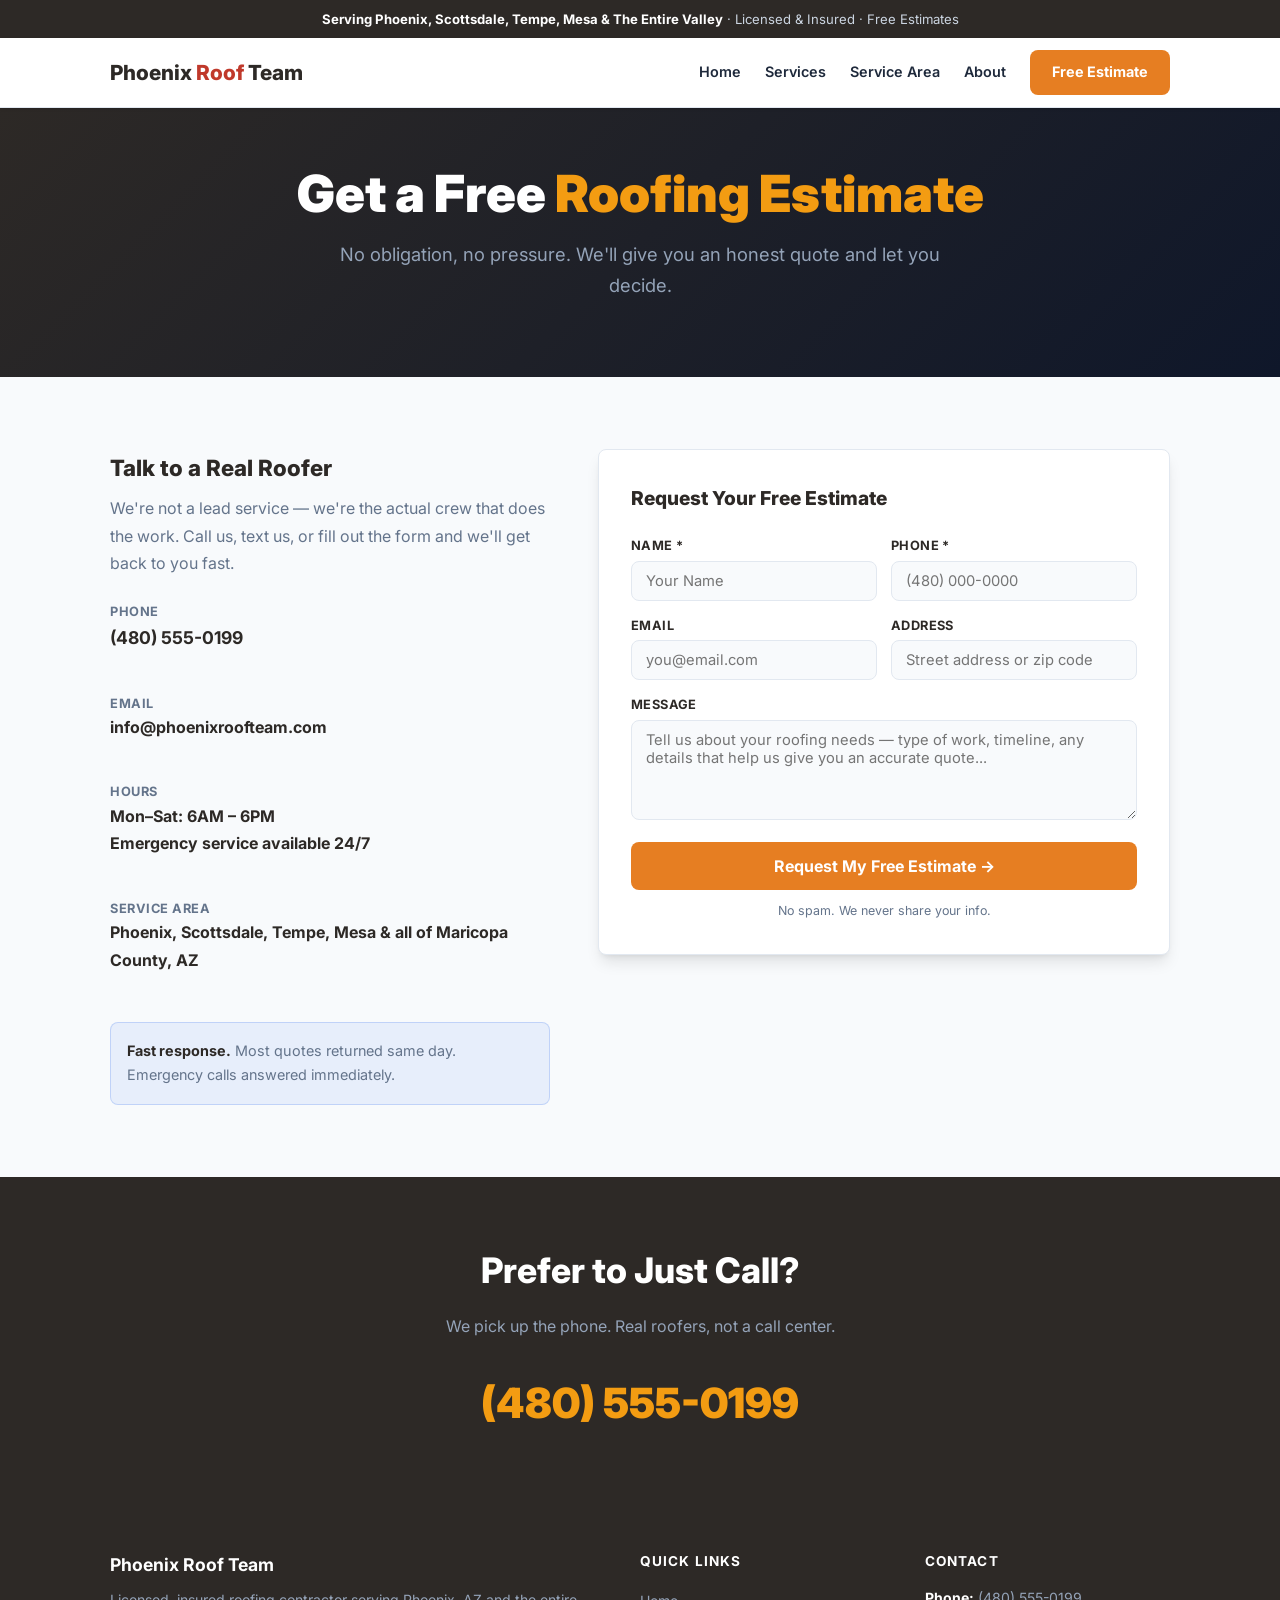
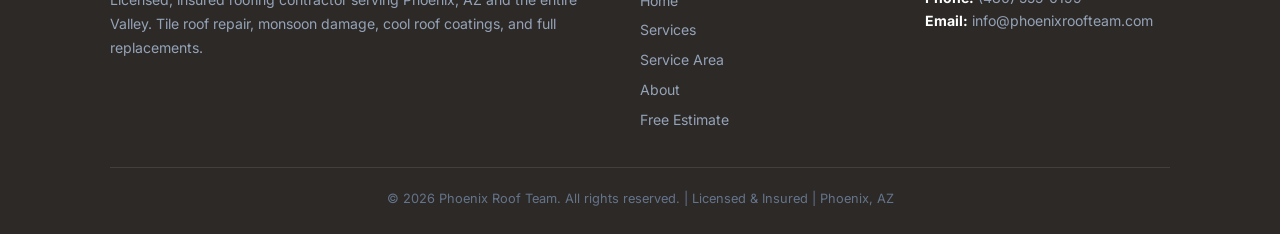
<file: contact.html>
<!DOCTYPE html>
<html lang="en">
<head>
  <meta charset="UTF-8">
  <meta name="viewport" content="width=device-width, initial-scale=1.0">
  <title>Free Roofing Estimate | Phoenix AZ Roof Repair Quote</title>
  <meta name="description" content="Get a free roofing estimate in Phoenix, AZ. Call (480) 555-0199 or fill out our form. Same-day response. Licensed and insured.">
  <link rel="preconnect" href="https://fonts.googleapis.com">
  <link rel="preconnect" href="https://fonts.gstatic.com" crossorigin>
  <link href="https://fonts.googleapis.com/css2?family=Inter:wght@400;500;600;700;800;900&display=swap" rel="stylesheet">
  <link rel="stylesheet" href="style.css">
</head>
<body>
  <div class="topbar"><strong>Serving Phoenix, Scottsdale, Tempe, Mesa &amp; The Entire Valley</strong> · Licensed &amp; Insured · Free Estimates</div>
  <header class="site-header">
    <div class="header-inner">
      <a href="index.html" class="site-logo">Phoenix <span>Roof</span> Team</a>
      <nav class="site-nav">
        <a href="index.html">Home</a><a href="services.html">Services</a><a href="areas.html">Service Area</a><a href="about.html">About</a><a href="contact.html" class="btn-cta">Free Estimate</a>
      </nav>
      <button class="hamburger" onclick="document.getElementById('mob-menu').classList.toggle('open')" aria-label="Menu"><span></span><span></span><span></span></button>
    </div>
    <nav class="mobile-menu" id="mob-menu">
      <a href="index.html">Home</a><a href="services.html">Services</a><a href="areas.html">Service Area</a><a href="about.html">About</a><a href="contact.html" class="btn-cta">Free Estimate</a>
    </nav>
  </header>

  <section class="hero" style="padding: 56px 0 48px;">
    <div class="container">
      <h1>Get a Free <span class="highlight">Roofing Estimate</span></h1>
      <p>No obligation, no pressure. We'll give you an honest quote and let you decide.</p>
    </div>
  </section>

  <section class="section">
    <div class="container">
      <div class="contact-grid">

        <div class="contact-info">
          <h2>Talk to a Real Roofer</h2>
          <p>We're not a lead service — we're the actual crew that does the work. Call us, text us, or fill out the form and we'll get back to you fast.</p>

          <div class="info-row">
            <div>
              <strong>Phone</strong>
              <p><a href="tel:+14805550199" style="color:var(--navy); font-size:1.1rem;">(480) 555-0199</a></p>
            </div>
          </div>

          <div class="info-row">
            <div>
              <strong>Email</strong>
              <p>info@phoenixroofteam.com</p>
            </div>
          </div>

          <div class="info-row">
            <div>
              <strong>Hours</strong>
              <p>Mon–Sat: 6AM – 6PM<br>Emergency service available 24/7</p>
            </div>
          </div>

          <div class="info-row">
            <div>
              <strong>Service Area</strong>
              <p>Phoenix, Scottsdale, Tempe, Mesa &amp; all of Maricopa County, AZ</p>
            </div>
          </div>

          <div style="margin-top:24px; background:rgba(37,99,235,0.08); border:1.5px solid rgba(37,99,235,0.2); border-radius:var(--radius); padding:16px; font-size:0.9rem;">
            <strong style="color:var(--navy);">Fast response.</strong> <span style="color:var(--text-light);">Most quotes returned same day. Emergency calls answered immediately.</span>
          </div>
        </div>

        <div class="contact-form">
          <h2>Request Your Free Estimate</h2>
          <form action="https://formspree.io/f/myknnlek" method="POST">
            <div class="form-row">
              <div class="form-group">
                <label>Name *</label>
                <input type="text" name="name" placeholder="Your Name" required>
              </div>
              <div class="form-group">
                <label>Phone *</label>
                <input type="tel" name="phone" placeholder="(480) 000-0000" required>
              </div>
            </div>
            <div class="form-row">
              <div class="form-group">
                <label>Email</label>
                <input type="email" name="email" placeholder="you@email.com">
              </div>
              <div class="form-group">
                <label>Address</label>
                <input type="text" name="address" placeholder="Street address or zip code">
              </div>
            </div>
            <div class="form-group">
              <label>Message</label>
              <textarea name="message" placeholder="Tell us about your roofing needs — type of work, timeline, any details that help us give you an accurate quote..."></textarea>
            </div>
            <input type="hidden" name="_subject" value="New Phoenix Roof Team Estimate Request">
            <button type="submit" class="form-submit">Request My Free Estimate →</button>
            <p style="text-align:center; font-size:0.78rem; color:var(--text-light); margin-top:10px;">No spam. We never share your info.</p>
          </form>
        </div>

      </div>
    </div>
  </section>

  <section class="cta-strip">
    <h2>Prefer to Just Call?</h2>
    <p>We pick up the phone. Real roofers, not a call center.</p>
    <div style="margin-top:16px;">
      <a href="tel:+14805550199" style="font-size:clamp(1.8rem,5vw,2.6rem); font-weight:900; color:var(--orange-light); text-decoration:none;">(480) 555-0199</a>
    </div>
  </section>

  <footer class="site-footer">
    <div class="container">
      <div class="footer-grid">
        <div class="footer-brand">
          <strong style="color:#fff; font-size:1.1rem;">Phoenix Roof Team</strong>
          <p>Licensed, insured roofing contractor serving Phoenix, AZ and the entire Valley. Tile roof repair, monsoon damage, cool roof coatings, and full replacements.</p>
        </div>
        <div class="footer-links">
          <h4>Quick Links</h4>
          <a href="index.html">Home</a><a href="services.html">Services</a><a href="areas.html">Service Area</a><a href="about.html">About</a><a href="contact.html">Free Estimate</a>
        </div>
        <div class="footer-contact">
          <h4>Contact</h4>
          <p><strong style="color:#fff;">Phone:</strong> (480) 555-0199</p>
          <p><strong style="color:#fff;">Email:</strong> info@phoenixroofteam.com</p>
        </div>
      </div>
      <div class="footer-bottom">&copy; 2026 Phoenix Roof Team. All rights reserved. | Licensed &amp; Insured | Phoenix, AZ</div>
    </div>
  </footer>
</body>
</html>
</file>
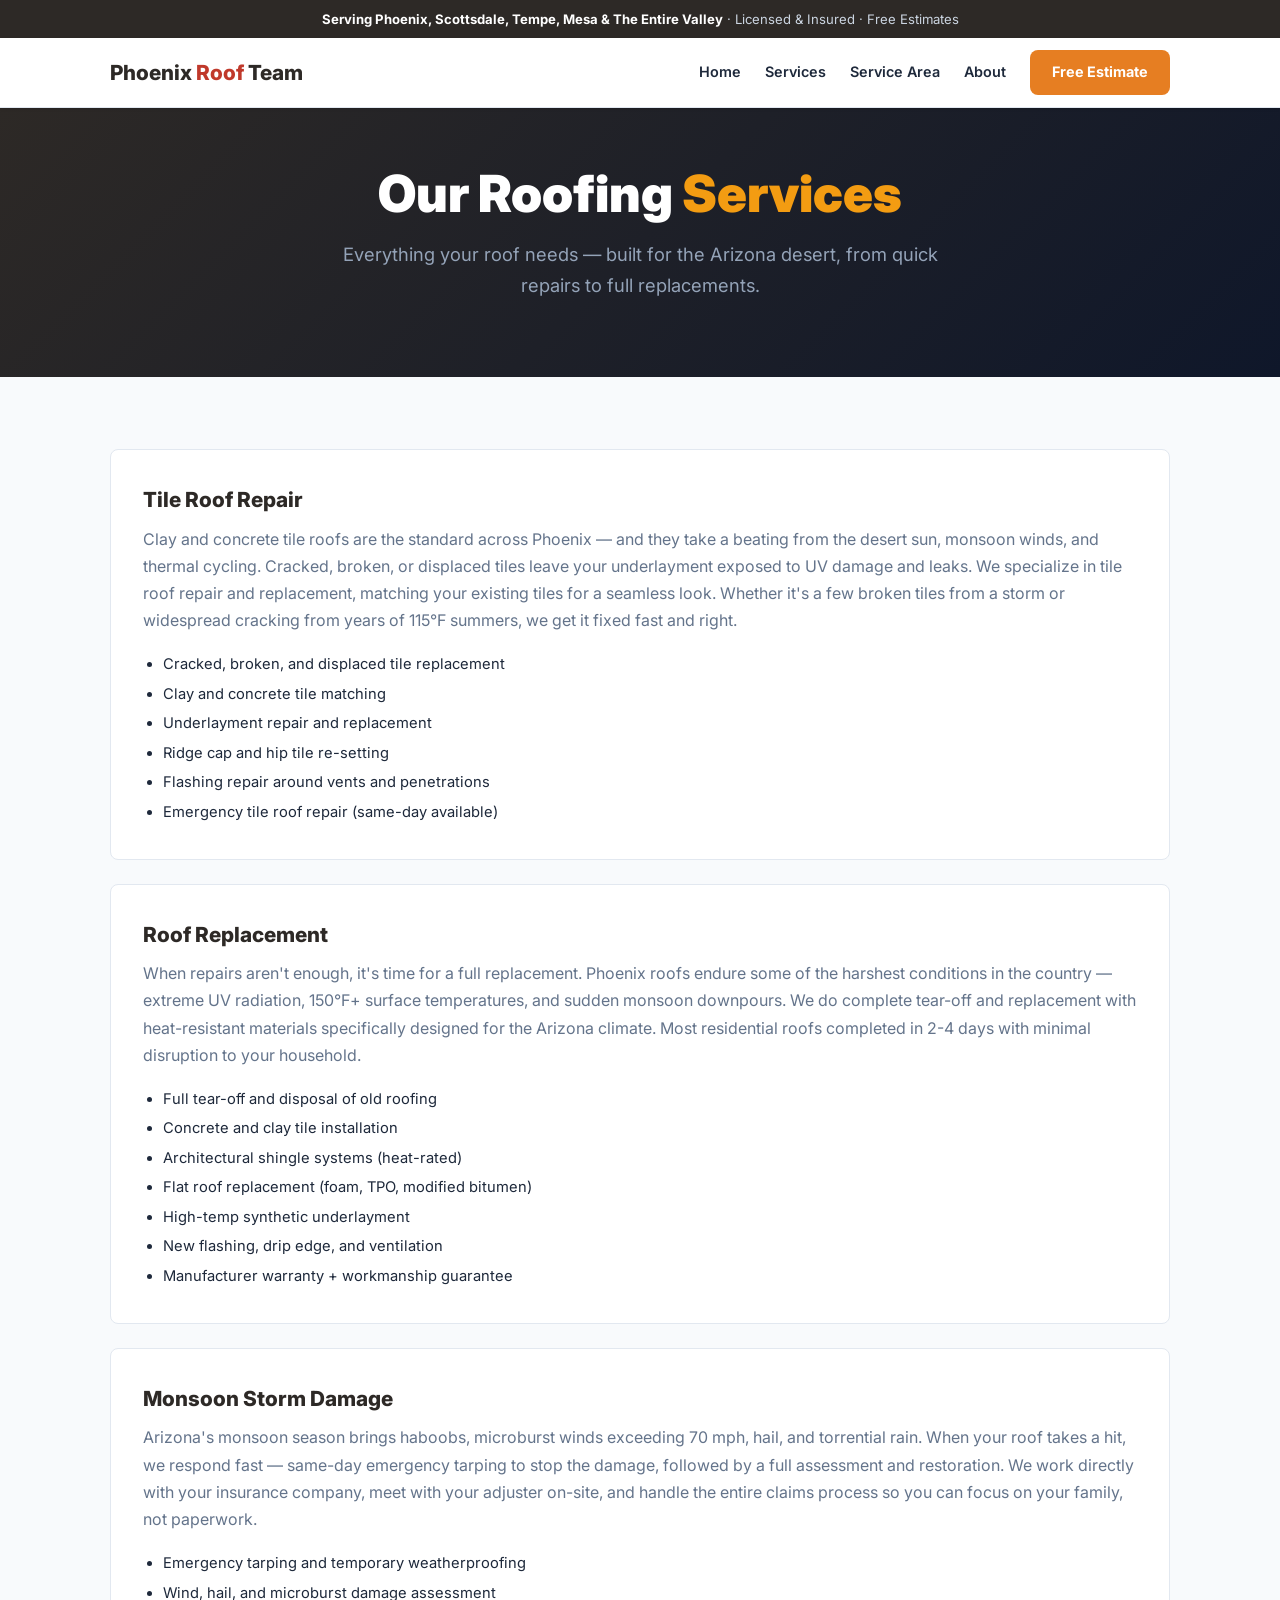
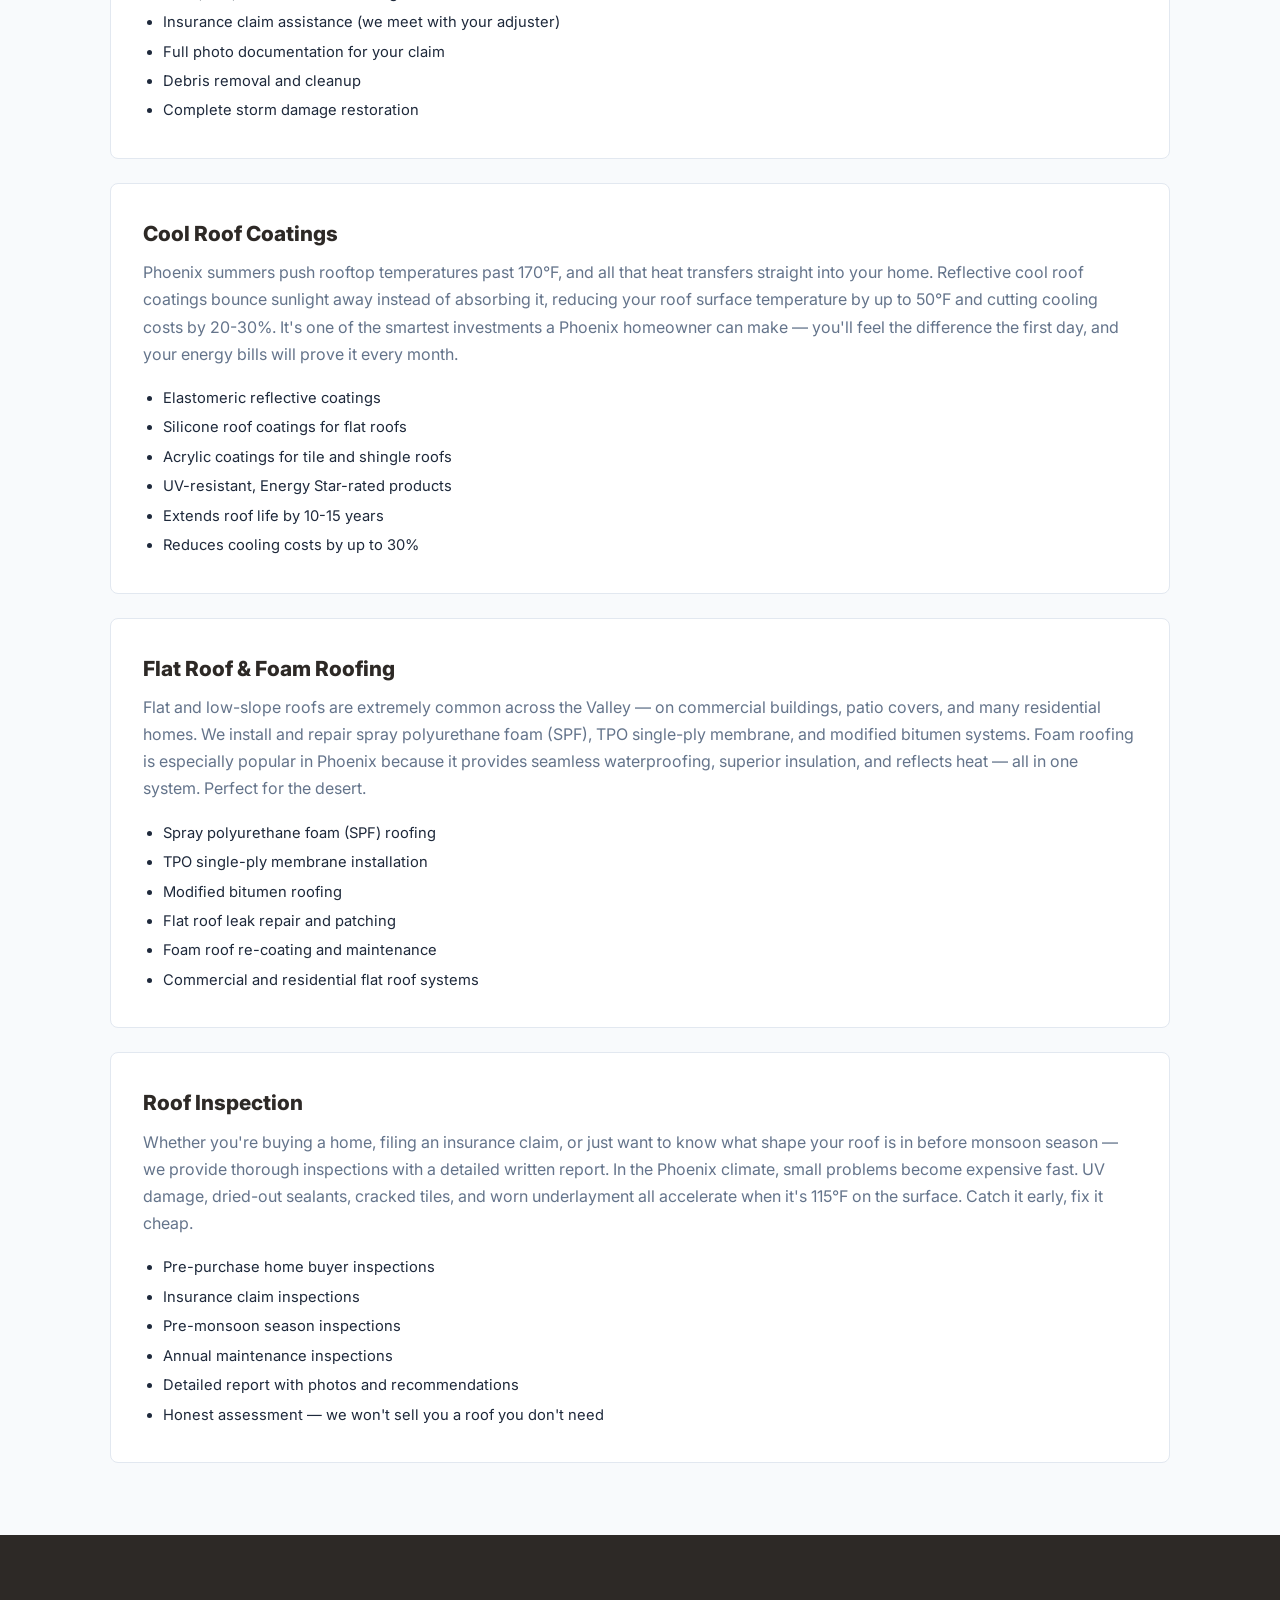
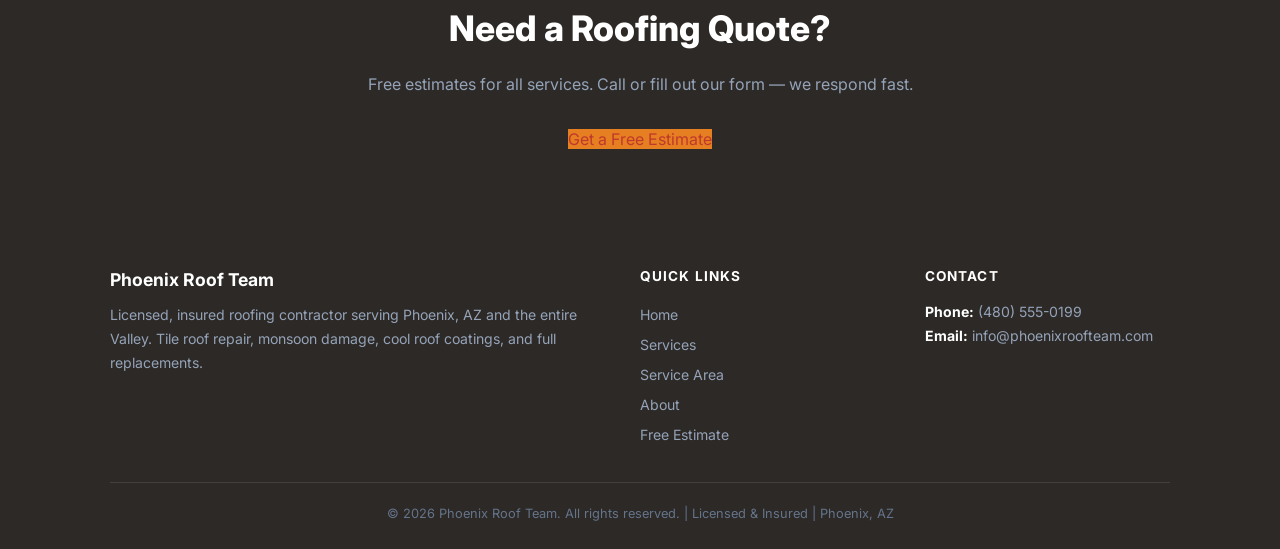
<file: services.html>
<!DOCTYPE html>
<html lang="en">
<head>
  <meta charset="UTF-8">
  <meta name="viewport" content="width=device-width, initial-scale=1.0">
  <title>Roofing Services in Phoenix AZ | Tile Repair, Storm Damage, Cool Roof Coatings</title>
  <meta name="description" content="Full-service roofing in Phoenix, AZ. Tile roof repair, roof replacement, monsoon storm damage, cool roof coatings, flat roof & foam roofing, and inspections. Free estimates.">
  <link rel="preconnect" href="https://fonts.googleapis.com">
  <link rel="preconnect" href="https://fonts.gstatic.com" crossorigin>
  <link href="https://fonts.googleapis.com/css2?family=Inter:wght@400;500;600;700;800;900&display=swap" rel="stylesheet">
  <link rel="stylesheet" href="style.css">
</head>
<body>
  <div class="topbar"><strong>Serving Phoenix, Scottsdale, Tempe, Mesa &amp; The Entire Valley</strong> · Licensed &amp; Insured · Free Estimates</div>
  <header class="site-header">
    <div class="header-inner">
      <a href="index.html" class="site-logo">Phoenix <span>Roof</span> Team</a>
      <nav class="site-nav">
        <a href="index.html">Home</a>
        <a href="services.html">Services</a>
        <a href="areas.html">Service Area</a>
        <a href="about.html">About</a>
        <a href="contact.html" class="btn-cta">Free Estimate</a>
      </nav>
      <button class="hamburger" onclick="document.getElementById('mob-menu').classList.toggle('open')" aria-label="Menu"><span></span><span></span><span></span></button>
    </div>
    <nav class="mobile-menu" id="mob-menu">
      <a href="index.html">Home</a><a href="services.html">Services</a><a href="areas.html">Service Area</a><a href="about.html">About</a><a href="contact.html" class="btn-cta">Free Estimate</a>
    </nav>
  </header>

  <section class="hero" style="padding: 56px 0 48px;">
    <div class="container">
      <h1>Our Roofing <span class="highlight">Services</span></h1>
      <p>Everything your roof needs — built for the Arizona desert, from quick repairs to full replacements.</p>
    </div>
  </section>

  <section class="section">
    <div class="container">

      <div style="background:var(--white); border:1px solid var(--border); border-radius:var(--radius); padding:32px; margin-bottom:24px;">
        <h2 style="font-size:1.3rem; font-weight:800; color:var(--navy); margin-bottom:8px;">Tile Roof Repair</h2>
        <p style="color:var(--text-light); margin-bottom:16px;">Clay and concrete tile roofs are the standard across Phoenix — and they take a beating from the desert sun, monsoon winds, and thermal cycling. Cracked, broken, or displaced tiles leave your underlayment exposed to UV damage and leaks. We specialize in tile roof repair and replacement, matching your existing tiles for a seamless look. Whether it's a few broken tiles from a storm or widespread cracking from years of 115°F summers, we get it fixed fast and right.</p>
        <ul style="color:var(--text); font-size:0.92rem; line-height:2; padding-left:20px;">
          <li>Cracked, broken, and displaced tile replacement</li>
          <li>Clay and concrete tile matching</li>
          <li>Underlayment repair and replacement</li>
          <li>Ridge cap and hip tile re-setting</li>
          <li>Flashing repair around vents and penetrations</li>
          <li>Emergency tile roof repair (same-day available)</li>
        </ul>
      </div>

      <div style="background:var(--white); border:1px solid var(--border); border-radius:var(--radius); padding:32px; margin-bottom:24px;">
        <h2 style="font-size:1.3rem; font-weight:800; color:var(--navy); margin-bottom:8px;">Roof Replacement</h2>
        <p style="color:var(--text-light); margin-bottom:16px;">When repairs aren't enough, it's time for a full replacement. Phoenix roofs endure some of the harshest conditions in the country — extreme UV radiation, 150°F+ surface temperatures, and sudden monsoon downpours. We do complete tear-off and replacement with heat-resistant materials specifically designed for the Arizona climate. Most residential roofs completed in 2-4 days with minimal disruption to your household.</p>
        <ul style="color:var(--text); font-size:0.92rem; line-height:2; padding-left:20px;">
          <li>Full tear-off and disposal of old roofing</li>
          <li>Concrete and clay tile installation</li>
          <li>Architectural shingle systems (heat-rated)</li>
          <li>Flat roof replacement (foam, TPO, modified bitumen)</li>
          <li>High-temp synthetic underlayment</li>
          <li>New flashing, drip edge, and ventilation</li>
          <li>Manufacturer warranty + workmanship guarantee</li>
        </ul>
      </div>

      <div style="background:var(--white); border:1px solid var(--border); border-radius:var(--radius); padding:32px; margin-bottom:24px;">
        <h2 style="font-size:1.3rem; font-weight:800; color:var(--navy); margin-bottom:8px;">Monsoon Storm Damage</h2>
        <p style="color:var(--text-light); margin-bottom:16px;">Arizona's monsoon season brings haboobs, microburst winds exceeding 70 mph, hail, and torrential rain. When your roof takes a hit, we respond fast — same-day emergency tarping to stop the damage, followed by a full assessment and restoration. We work directly with your insurance company, meet with your adjuster on-site, and handle the entire claims process so you can focus on your family, not paperwork.</p>
        <ul style="color:var(--text); font-size:0.92rem; line-height:2; padding-left:20px;">
          <li>Emergency tarping and temporary weatherproofing</li>
          <li>Wind, hail, and microburst damage assessment</li>
          <li>Insurance claim assistance (we meet with your adjuster)</li>
          <li>Full photo documentation for your claim</li>
          <li>Debris removal and cleanup</li>
          <li>Complete storm damage restoration</li>
        </ul>
      </div>

      <div style="background:var(--white); border:1px solid var(--border); border-radius:var(--radius); padding:32px; margin-bottom:24px;">
        <h2 style="font-size:1.3rem; font-weight:800; color:var(--navy); margin-bottom:8px;">Cool Roof Coatings</h2>
        <p style="color:var(--text-light); margin-bottom:16px;">Phoenix summers push rooftop temperatures past 170°F, and all that heat transfers straight into your home. Reflective cool roof coatings bounce sunlight away instead of absorbing it, reducing your roof surface temperature by up to 50°F and cutting cooling costs by 20-30%. It's one of the smartest investments a Phoenix homeowner can make — you'll feel the difference the first day, and your energy bills will prove it every month.</p>
        <ul style="color:var(--text); font-size:0.92rem; line-height:2; padding-left:20px;">
          <li>Elastomeric reflective coatings</li>
          <li>Silicone roof coatings for flat roofs</li>
          <li>Acrylic coatings for tile and shingle roofs</li>
          <li>UV-resistant, Energy Star-rated products</li>
          <li>Extends roof life by 10-15 years</li>
          <li>Reduces cooling costs by up to 30%</li>
        </ul>
      </div>

      <div style="background:var(--white); border:1px solid var(--border); border-radius:var(--radius); padding:32px; margin-bottom:24px;">
        <h2 style="font-size:1.3rem; font-weight:800; color:var(--navy); margin-bottom:8px;">Flat Roof &amp; Foam Roofing</h2>
        <p style="color:var(--text-light); margin-bottom:16px;">Flat and low-slope roofs are extremely common across the Valley — on commercial buildings, patio covers, and many residential homes. We install and repair spray polyurethane foam (SPF), TPO single-ply membrane, and modified bitumen systems. Foam roofing is especially popular in Phoenix because it provides seamless waterproofing, superior insulation, and reflects heat — all in one system. Perfect for the desert.</p>
        <ul style="color:var(--text); font-size:0.92rem; line-height:2; padding-left:20px;">
          <li>Spray polyurethane foam (SPF) roofing</li>
          <li>TPO single-ply membrane installation</li>
          <li>Modified bitumen roofing</li>
          <li>Flat roof leak repair and patching</li>
          <li>Foam roof re-coating and maintenance</li>
          <li>Commercial and residential flat roof systems</li>
        </ul>
      </div>

      <div style="background:var(--white); border:1px solid var(--border); border-radius:var(--radius); padding:32px;">
        <h2 style="font-size:1.3rem; font-weight:800; color:var(--navy); margin-bottom:8px;">Roof Inspection</h2>
        <p style="color:var(--text-light); margin-bottom:16px;">Whether you're buying a home, filing an insurance claim, or just want to know what shape your roof is in before monsoon season — we provide thorough inspections with a detailed written report. In the Phoenix climate, small problems become expensive fast. UV damage, dried-out sealants, cracked tiles, and worn underlayment all accelerate when it's 115°F on the surface. Catch it early, fix it cheap.</p>
        <ul style="color:var(--text); font-size:0.92rem; line-height:2; padding-left:20px;">
          <li>Pre-purchase home buyer inspections</li>
          <li>Insurance claim inspections</li>
          <li>Pre-monsoon season inspections</li>
          <li>Annual maintenance inspections</li>
          <li>Detailed report with photos and recommendations</li>
          <li>Honest assessment — we won't sell you a roof you don't need</li>
        </ul>
      </div>

    </div>
  </section>

  <section class="cta-strip">
    <h2>Need a Roofing Quote?</h2>
    <p>Free estimates for all services. Call or fill out our form — we respond fast.</p>
    <a href="contact.html" class="btn-hero">Get a Free Estimate</a>
  </section>

  <footer class="site-footer">
    <div class="container">
      <div class="footer-grid">
        <div class="footer-brand">
          <strong style="color:#fff; font-size:1.1rem;">Phoenix Roof Team</strong>
          <p>Licensed, insured roofing contractor serving Phoenix, AZ and the entire Valley. Tile roof repair, monsoon damage, cool roof coatings, and full replacements.</p>
        </div>
        <div class="footer-links">
          <h4>Quick Links</h4>
          <a href="index.html">Home</a><a href="services.html">Services</a><a href="areas.html">Service Area</a><a href="about.html">About</a><a href="contact.html">Free Estimate</a>
        </div>
        <div class="footer-contact">
          <h4>Contact</h4>
          <p><strong style="color:#fff;">Phone:</strong> (480) 555-0199</p>
          <p><strong style="color:#fff;">Email:</strong> info@phoenixroofteam.com</p>
        </div>
      </div>
      <div class="footer-bottom">&copy; 2026 Phoenix Roof Team. All rights reserved. | Licensed &amp; Insured | Phoenix, AZ</div>
    </div>
  </footer>
</body>
</html>
</file>
<file: style.css>
/* Waldorf Roofing — Rank & Rent Site */
:root {
  --navy: #2d2926;
  --blue: #c0392b;
  --blue-dark: #a93226;
  --orange: #e67e22;
  --orange-light: #f39c12;
  --bg: #f8fafc;
  --white: #ffffff;
  --text: #1e293b;
  --text-light: #64748b;
  --border: #e2e8f0;
  --radius: 8px;
  --shadow: 0 1px 3px rgba(0,0,0,0.1), 0 1px 2px rgba(0,0,0,0.06);
  --shadow-lg: 0 10px 15px -3px rgba(0,0,0,0.1), 0 4px 6px -4px rgba(0,0,0,0.1);
  --font: 'Inter', system-ui, -apple-system, sans-serif;
}
*, *::before, *::after { box-sizing: border-box; margin: 0; padding: 0; }
html { scroll-behavior: smooth; font-size: 16px; }
body { font-family: var(--font); background: var(--bg); color: var(--text); line-height: 1.7; }
a { color: var(--blue); text-decoration: none; }
img { max-width: 100%; display: block; }
.container { max-width: 1100px; margin: 0 auto; padding: 0 20px; }

/* Top Bar */
.topbar { background: var(--navy); color: #cbd5e1; font-size: 0.82rem; padding: 8px 0; text-align: center; }
.topbar strong { color: #fff; }

/* Header */
.site-header { background: var(--white); border-bottom: 1px solid var(--border); padding: 0; position: sticky; top: 0; z-index: 100; box-shadow: var(--shadow); }
.header-inner { display: flex; align-items: center; justify-content: space-between; padding: 12px 20px; max-width: 1100px; margin: 0 auto; }
.site-logo { font-size: 1.3rem; font-weight: 800; color: var(--navy); }
.site-logo span { color: var(--blue); }
.site-nav { display: flex; gap: 24px; align-items: center; }
.site-nav a { color: var(--text); font-size: 0.9rem; font-weight: 600; transition: color 0.2s; }
.site-nav a:hover { color: var(--blue); }
.site-nav .btn-cta { background: var(--orange); color: #fff; padding: 10px 22px; border-radius: var(--radius); font-weight: 700; font-size: 0.9rem; transition: background 0.2s; }
.site-nav .btn-cta:hover { background: var(--orange-light); }
.hamburger { display: none; background: none; border: none; cursor: pointer; padding: 8px; }
.hamburger span { display: block; width: 24px; height: 2px; background: var(--navy); margin: 5px 0; transition: 0.3s; }
.mobile-menu { display: none; background: var(--white); border-top: 1px solid var(--border); padding: 16px 20px; }
.mobile-menu a { display: block; padding: 10px 0; font-weight: 600; color: var(--text); border-bottom: 1px solid var(--border); }
.mobile-menu .btn-cta { display: inline-block; margin-top: 12px; background: var(--orange); color: #fff; padding: 12px 24px; border-radius: var(--radius); text-align: center; width: 100%; font-weight: 700; }
@media (max-width: 768px) {
  .site-nav { display: none; }
  .hamburger { display: block; }
  .mobile-menu.open { display: block; }
}

/* Hero */
.hero { background: linear-gradient(135deg, var(--navy) 0%, #0f172a 100%); color: #fff; padding: 80px 0 72px; text-align: center; position: relative; overflow: hidden; }
.hero h1 { font-size: clamp(2rem, 5vw, 3.2rem); font-weight: 900; line-height: 1.15; margin-bottom: 16px; }
.hero h1 .highlight { color: var(--orange-light); }
.hero p { font-size: 1.15rem; color: #94a3b8; max-width: 600px; margin: 0 auto 28px; }
.hero .btn-hero { display: inline-block; background: var(--orange); color: #fff; padding: 16px 36px; border-radius: var(--radius); font-weight: 800; font-size: 1.1rem; transition: background 0.2s, transform 0.15s; }
.hero .btn-hero:hover { background: var(--orange-light); transform: translateY(-2px); }
.hero-phone { font-size: 1.4rem; font-weight: 800; color: #fff; margin-top: 20px; }
.hero-phone a { color: var(--orange-light); }

/* Trust Bar */
.trust-bar { background: var(--white); border-bottom: 1px solid var(--border); padding: 20px 0; }
.trust-items { display: flex; justify-content: center; gap: 40px; flex-wrap: wrap; }
.trust-item { display: flex; align-items: center; gap: 8px; font-size: 0.9rem; font-weight: 600; color: var(--text); }
.trust-icon { width: 36px; height: 36px; background: rgba(192,57,43,0.1); border-radius: 50%; display: flex; align-items: center; justify-content: center; }

/* Section */
.section { padding: 72px 0; }
.section-title { font-size: clamp(1.5rem, 3vw, 2rem); font-weight: 800; text-align: center; margin-bottom: 12px; color: var(--navy); }
.section-sub { text-align: center; color: var(--text-light); max-width: 560px; margin: 0 auto 48px; }

/* Services Grid */
.services-grid { display: grid; grid-template-columns: repeat(3, 1fr); gap: 20px; }
@media (max-width: 768px) { .services-grid { grid-template-columns: 1fr; } }
.service-card { background: var(--white); border: 1px solid var(--border); border-radius: var(--radius); padding: 28px 24px; transition: box-shadow 0.2s, transform 0.2s; }
.service-card:hover { box-shadow: var(--shadow-lg); transform: translateY(-3px); }
.service-card h3 { font-size: 1.05rem; font-weight: 700; color: var(--navy); margin-bottom: 8px; }
.service-card p { font-size: 0.9rem; color: var(--text-light); line-height: 1.65; }
.service-icon { width: 44px; height: 44px; background: rgba(192,57,43,0.1); border-radius: 10px; display: flex; align-items: center; justify-content: center; margin-bottom: 16px; }

/* Why Choose Us */
.why-grid { display: grid; grid-template-columns: repeat(2, 1fr); gap: 20px; }
@media (max-width: 640px) { .why-grid { grid-template-columns: 1fr; } }
.why-card { display: flex; gap: 16px; background: var(--white); border: 1px solid var(--border); border-radius: var(--radius); padding: 24px; }
.why-num { font-size: 1.5rem; font-weight: 900; color: var(--blue); line-height: 1; min-width: 36px; }
.why-card h3 { font-size: 0.95rem; font-weight: 700; color: var(--navy); margin-bottom: 4px; }
.why-card p { font-size: 0.85rem; color: var(--text-light); }

/* Testimonials */
.testimonials-grid { display: grid; grid-template-columns: repeat(3, 1fr); gap: 20px; }
@media (max-width: 768px) { .testimonials-grid { grid-template-columns: 1fr; } }
.testimonial-card { background: var(--white); border: 1px solid var(--border); border-radius: var(--radius); padding: 24px; }
.testimonial-stars { color: #f59e0b; font-size: 1.1rem; margin-bottom: 12px; }
.testimonial-text { font-size: 0.9rem; color: var(--text); font-style: italic; margin-bottom: 12px; line-height: 1.7; }
.testimonial-name { font-size: 0.82rem; font-weight: 700; color: var(--navy); }
.testimonial-loc { font-size: 0.78rem; color: var(--text-light); }

/* CTA Strip */
.cta-strip { background: var(--navy); text-align: center; padding: 64px 20px; color: #fff; }
.cta-strip h2 { font-size: clamp(1.5rem, 4vw, 2.2rem); font-weight: 800; margin-bottom: 12px; }
.cta-strip p { color: #94a3b8; margin-bottom: 28px; }
.cta-strip .btn-hero { background: var(--orange); }

/* Areas */
.areas-grid { display: grid; grid-template-columns: repeat(3, 1fr); gap: 16px; }
@media (max-width: 640px) { .areas-grid { grid-template-columns: repeat(2, 1fr); } }
.area-tag { background: var(--white); border: 1px solid var(--border); border-radius: var(--radius); padding: 14px 18px; font-weight: 600; font-size: 0.9rem; text-align: center; }

/* Contact Form */
.contact-grid { display: grid; grid-template-columns: 1fr 1.3fr; gap: 48px; align-items: start; }
@media (max-width: 768px) { .contact-grid { grid-template-columns: 1fr; } }
.contact-info h2 { font-size: 1.4rem; font-weight: 800; color: var(--navy); margin-bottom: 8px; }
.contact-info p { color: var(--text-light); margin-bottom: 24px; }
.info-row { display: flex; align-items: flex-start; gap: 12px; margin-bottom: 16px; }
.info-row strong { display: block; font-size: 0.8rem; text-transform: uppercase; letter-spacing: 0.04em; color: var(--text-light); }
.info-row p { font-weight: 700; color: var(--navy); }
.contact-form { background: var(--white); border: 1px solid var(--border); border-radius: var(--radius); padding: 32px; box-shadow: var(--shadow-lg); }
.contact-form h2 { font-size: 1.2rem; font-weight: 800; color: var(--navy); margin-bottom: 20px; }
.form-row { display: grid; grid-template-columns: 1fr 1fr; gap: 14px; }
@media (max-width: 480px) { .form-row { grid-template-columns: 1fr; } }
.form-group { margin-bottom: 14px; }
.form-group label { display: block; font-size: 0.8rem; font-weight: 700; color: var(--navy); margin-bottom: 4px; text-transform: uppercase; letter-spacing: 0.03em; }
.form-group input, .form-group select, .form-group textarea { width: 100%; padding: 10px 14px; border: 1.5px solid var(--border); border-radius: var(--radius); font-family: var(--font); font-size: 0.92rem; background: var(--bg); transition: border-color 0.2s; outline: none; }
.form-group input:focus, .form-group select:focus, .form-group textarea:focus { border-color: var(--blue); background: #fff; }
.form-group textarea { resize: vertical; min-height: 100px; }
.form-submit { width: 100%; padding: 14px; background: var(--orange); color: #fff; border: none; border-radius: var(--radius); font-family: var(--font); font-size: 1rem; font-weight: 700; cursor: pointer; transition: background 0.2s; }
.form-submit:hover { background: var(--orange-light); }

/* Footer */
.site-footer { background: var(--navy); color: #94a3b8; padding: 48px 0 24px; font-size: 0.88rem; }
.footer-grid { display: grid; grid-template-columns: 2fr 1fr 1fr; gap: 40px; margin-bottom: 32px; }
@media (max-width: 640px) { .footer-grid { grid-template-columns: 1fr; } }
.footer-brand p { margin-top: 8px; line-height: 1.7; }
.footer-links h4, .footer-contact h4 { color: #fff; font-size: 0.85rem; text-transform: uppercase; letter-spacing: 0.08em; margin-bottom: 12px; }
.footer-links a { display: block; color: #94a3b8; padding: 3px 0; transition: color 0.2s; }
.footer-links a:hover { color: #fff; }
.footer-bottom { border-top: 1px solid rgba(255,255,255,0.1); padding-top: 20px; text-align: center; font-size: 0.8rem; color: #64748b; }
</file>
